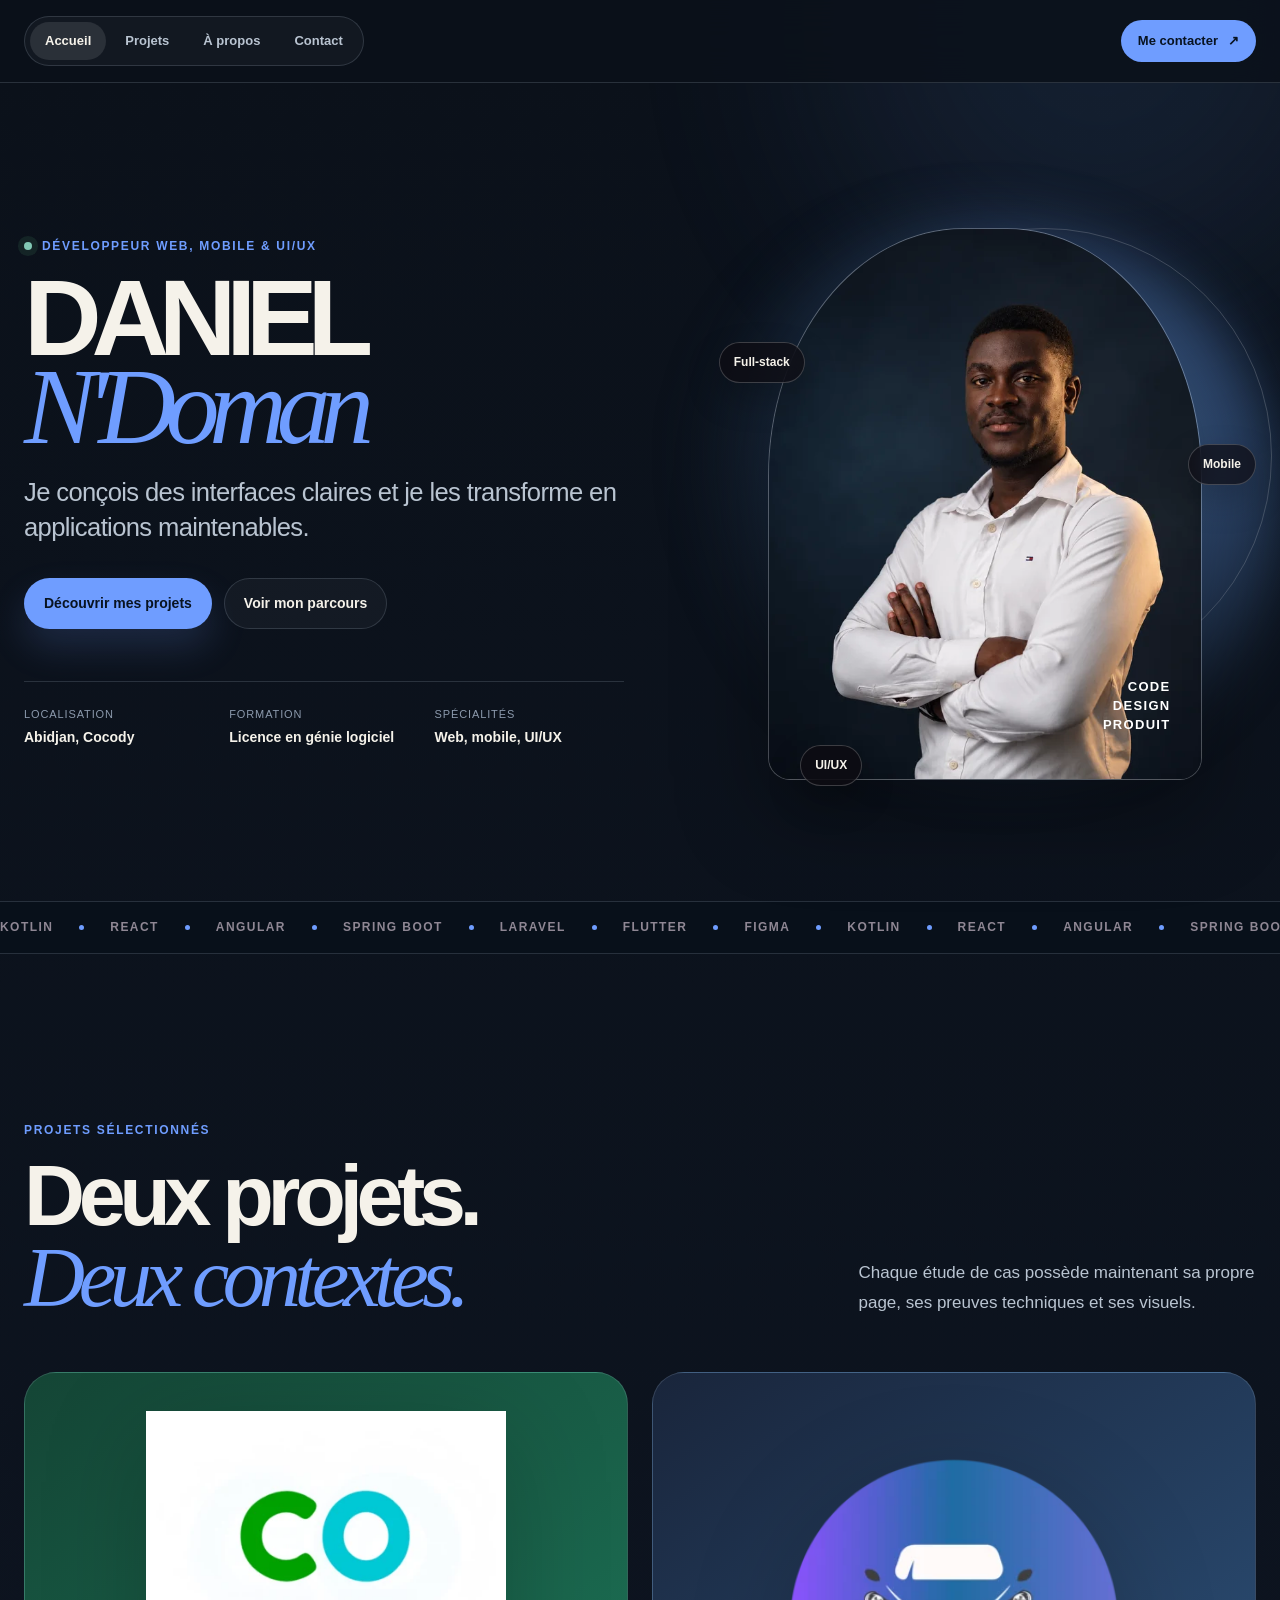
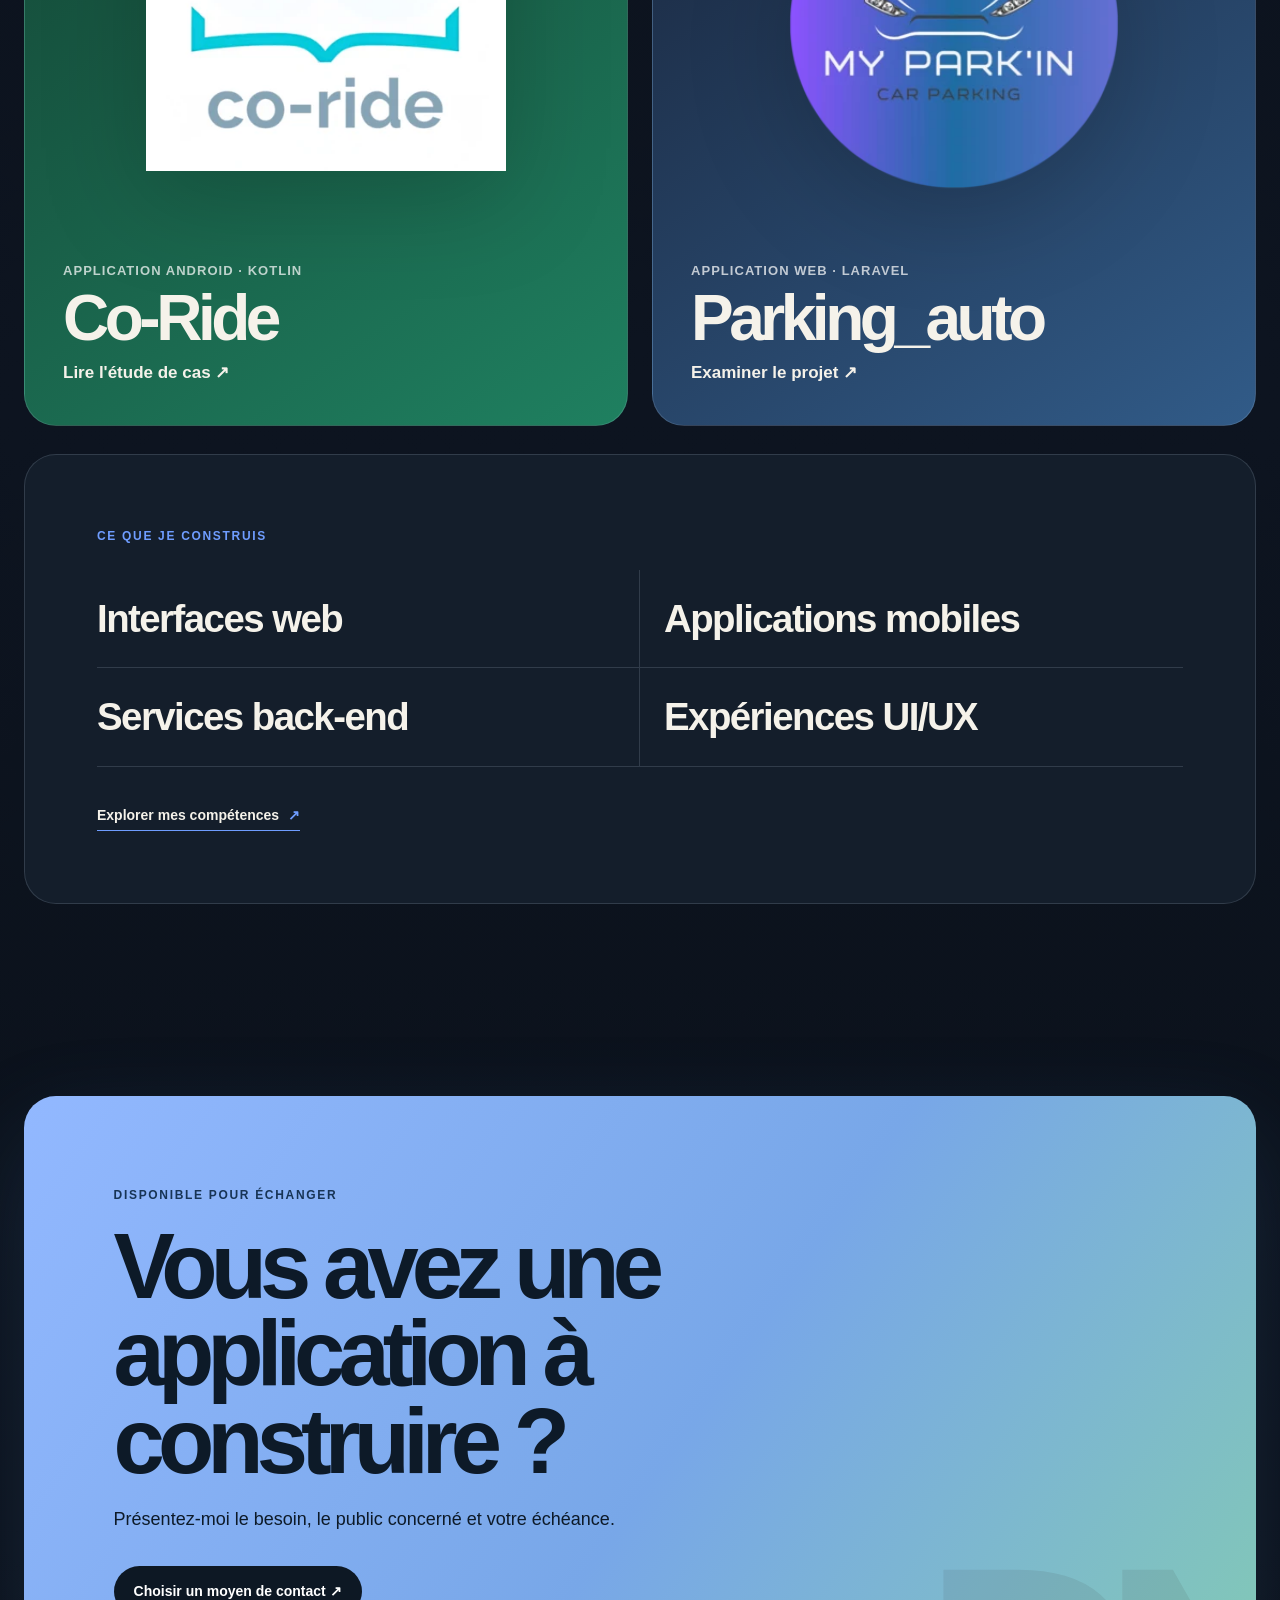
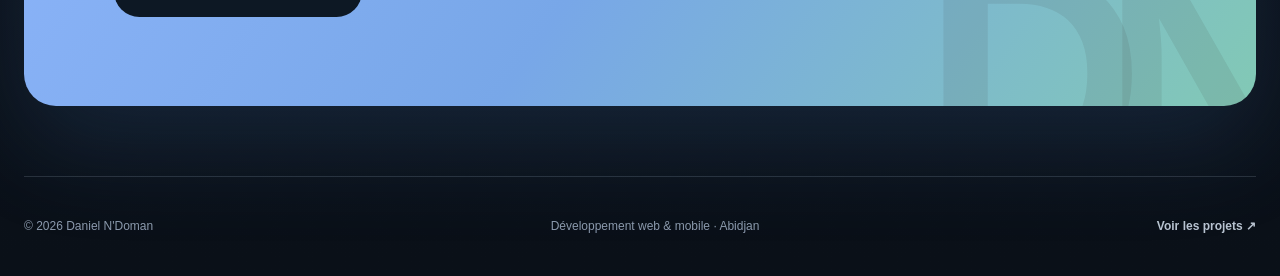
<file: index.html>
<!doctype html><html lang="fr"><head>
<meta charset="UTF-8"><meta name="viewport" content="width=device-width,initial-scale=1">
<meta name="description" content="Portfolio de Daniel N'Doman, développeur web et mobile à Abidjan."><meta name="theme-color" content="#0b111a">
<link rel="canonical" href="https://daniel-ndoman-portfolio.admirablenote1.chatgpt.site/"><title>Daniel N'Doman — Développeur web & mobile</title><link rel="stylesheet" href="style.css">
</head><body><a class="skip-link" href="#contenu">Aller au contenu</a><div class="ambient ambient-a" aria-hidden="true"></div>
<header class="site-header"><div class="shell header-inner"><nav aria-label="Navigation principale"><a aria-current="page" href="index.html">Accueil</a><a href="projets.html">Projets</a><a href="apropos.html">À propos</a><a href="contact.html">Contact</a></nav><a class="header-cta" href="contact.html">Me contacter <span aria-hidden="true">↗</span></a></div></header>
<main id="contenu">
<section class="hero shell" aria-labelledby="hero-title"><div class="hero-copy" data-reveal><p class="kicker"><span aria-hidden="true"></span> Développeur web, mobile & UI/UX</p><h1 id="hero-title">Daniel<br><em>N'Doman</em></h1><p class="hero-lead">Je conçois des interfaces claires et je les transforme en applications maintenables.</p><div class="hero-actions"><a class="button button-primary" href="projets.html">Découvrir mes projets</a><a class="button button-secondary" href="apropos.html">Voir mon parcours</a></div><dl class="hero-facts"><div><dt>Localisation</dt><dd>Abidjan, Cocody</dd></div><div><dt>Formation</dt><dd>Licence en génie logiciel</dd></div><div><dt>Spécialités</dt><dd>Web, mobile, UI/UX</dd></div></dl></div>
<div class="hero-portrait" data-tilt data-reveal><div class="portrait-glow" aria-hidden="true"></div><div class="portrait-frame"><picture><source srcset="assets/daniel-ndoman-640.webp 640w, assets/daniel-ndoman-900.webp 900w" sizes="(max-width:520px) calc(100vw - 28px),(max-width:760px) 520px,46vw"><img src="assets/daniel-ndoman-900.webp" width="900" height="1125" alt="Portrait professionnel de Daniel N'Doman, chemise blanche et bras croisés" loading="eager" fetchpriority="high" decoding="async"></picture><span class="portrait-caption">Code<br>Design<br>Produit</span></div><div class="orbit orbit-one" aria-hidden="true"></div><span class="floating-tag tag-code">Full-stack</span><span class="floating-tag tag-mobile">Mobile</span><span class="floating-tag tag-design">UI/UX</span></div></section>
<div class="tech-rail" aria-label="Technologies"><div class="tech-track"><span>Kotlin</span><i></i><span>React</span><i></i><span>Angular</span><i></i><span>Spring Boot</span><i></i><span>Laravel</span><i></i><span>Flutter</span><i></i><span>Figma</span><i></i><span aria-hidden="true">Kotlin</span><i></i><span aria-hidden="true">React</span><i></i><span aria-hidden="true">Angular</span><i></i><span aria-hidden="true">Spring Boot</span><i></i><span aria-hidden="true">Laravel</span><i></i><span aria-hidden="true">Flutter</span><i></i><span aria-hidden="true">Figma</span><i></i></div></div>
<section class="home-work shell"><header class="section-heading" data-reveal><div><p class="section-index">Projets sélectionnés</p><h2>Deux projets.<br><em>Deux contextes.</em></h2></div><p>Chaque étude de cas possède maintenant sa propre page, ses preuves techniques et ses visuels.</p></header><div class="project-teasers">
<a class="project-teaser coride-teaser" href="coride.html" data-reveal><img src="assets/coride-logo.webp" alt="Logo Co-Ride" width="420" height="420"><div><p>Application Android · Kotlin</p><h3>Co‑Ride</h3><span>Lire l'étude de cas ↗</span></div></a>
<a class="project-teaser parking-teaser" href="parking-auto.html" data-reveal><img src="assets/parking-logo.webp" alt="Logo My Park'in" width="420" height="420"><div><p>Application web · Laravel</p><h3>Parking_auto</h3><span>Examiner le projet ↗</span></div></a>
</div></section>
<section class="home-expertise shell" data-reveal><p class="section-index">Ce que je construis</p><div class="home-expertise-grid"><h2>Interfaces web</h2><h2>Applications mobiles</h2><h2>Services back-end</h2><h2>Expériences UI/UX</h2></div><a class="inline-link" href="apropos.html">Explorer mes compétences <span aria-hidden="true">↗</span></a></section>
<section class="contact shell"><div class="contact-panel" data-reveal><p class="section-index">Disponible pour échanger</p><h2>Vous avez une application à construire&nbsp;?</h2><p>Présentez-moi le besoin, le public concerné et votre échéance.</p><a class="button button-dark" href="contact.html">Choisir un moyen de contact ↗</a></div></section>
</main><footer class="shell"><p>© 2026 Daniel N'Doman</p><p>Développement web & mobile · Abidjan</p><a href="projets.html">Voir les projets ↗</a></footer><script src="script.js"></script></body></html>
</file>
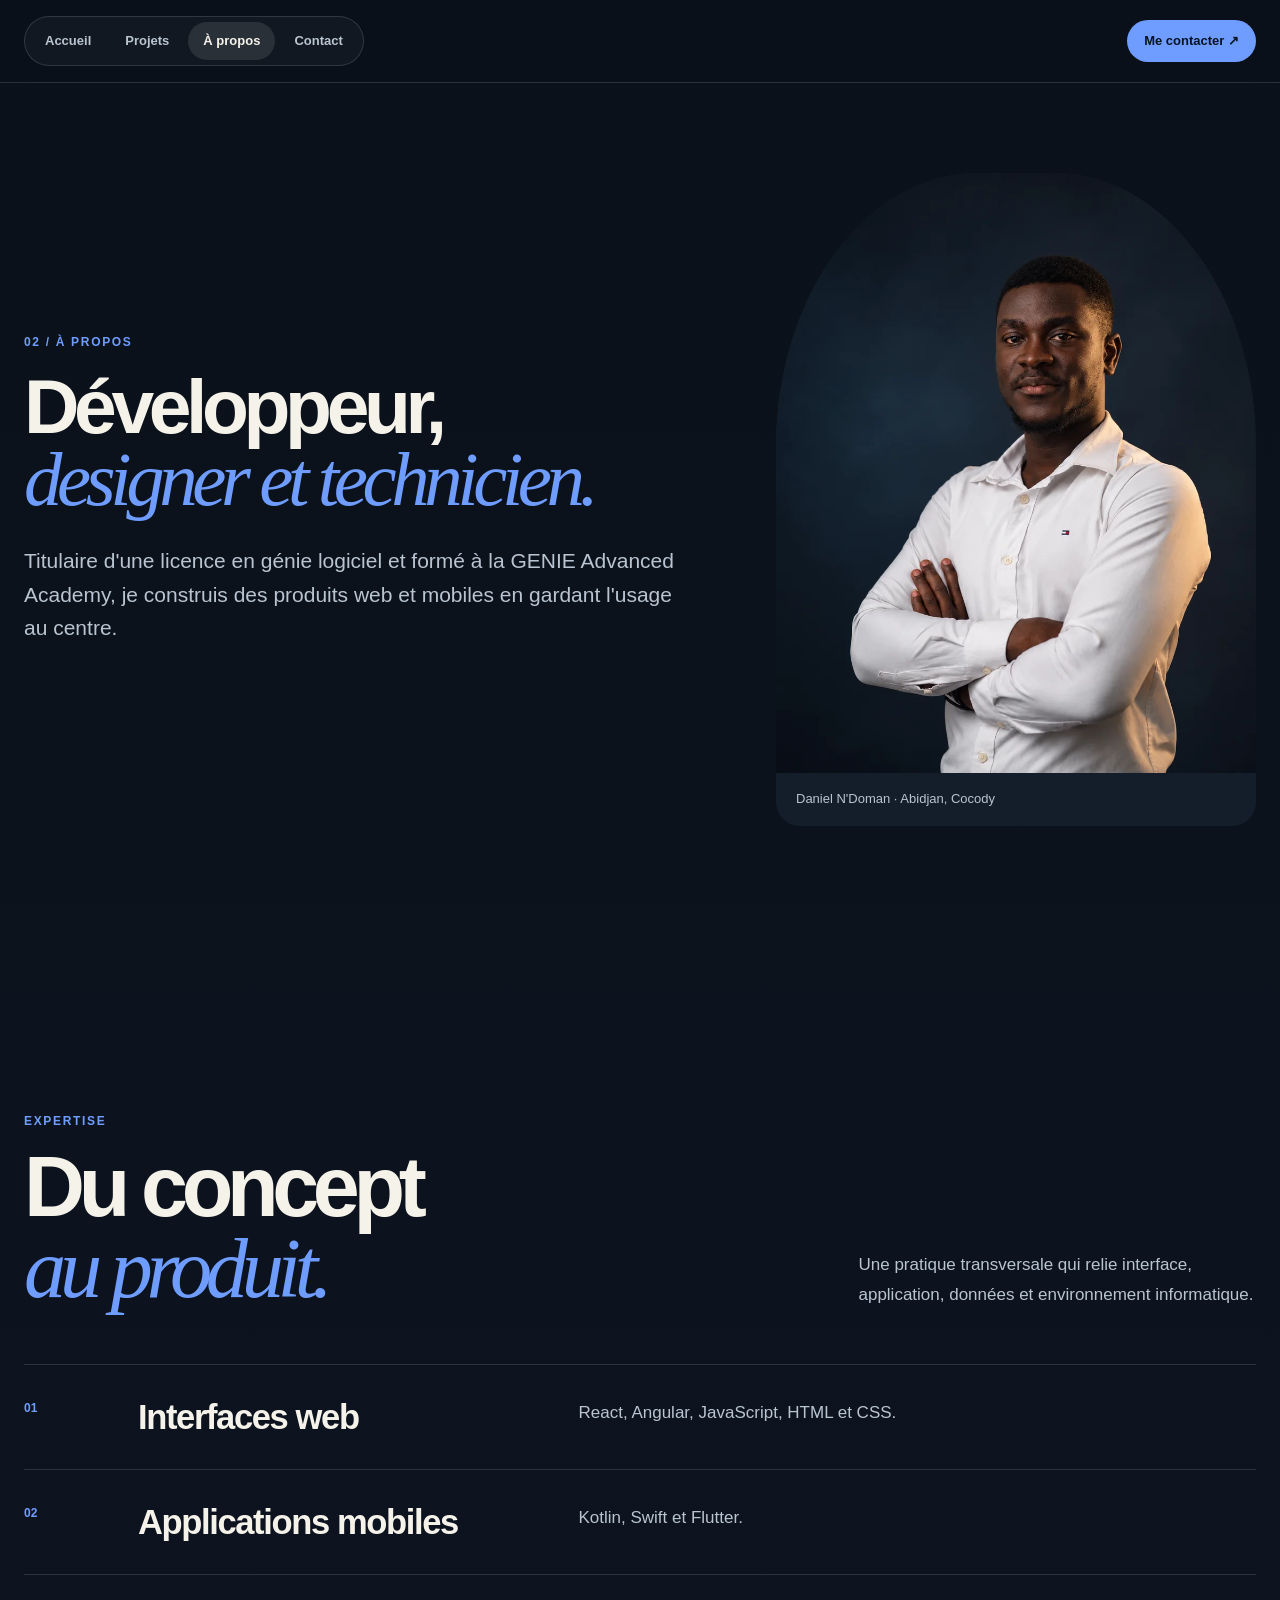
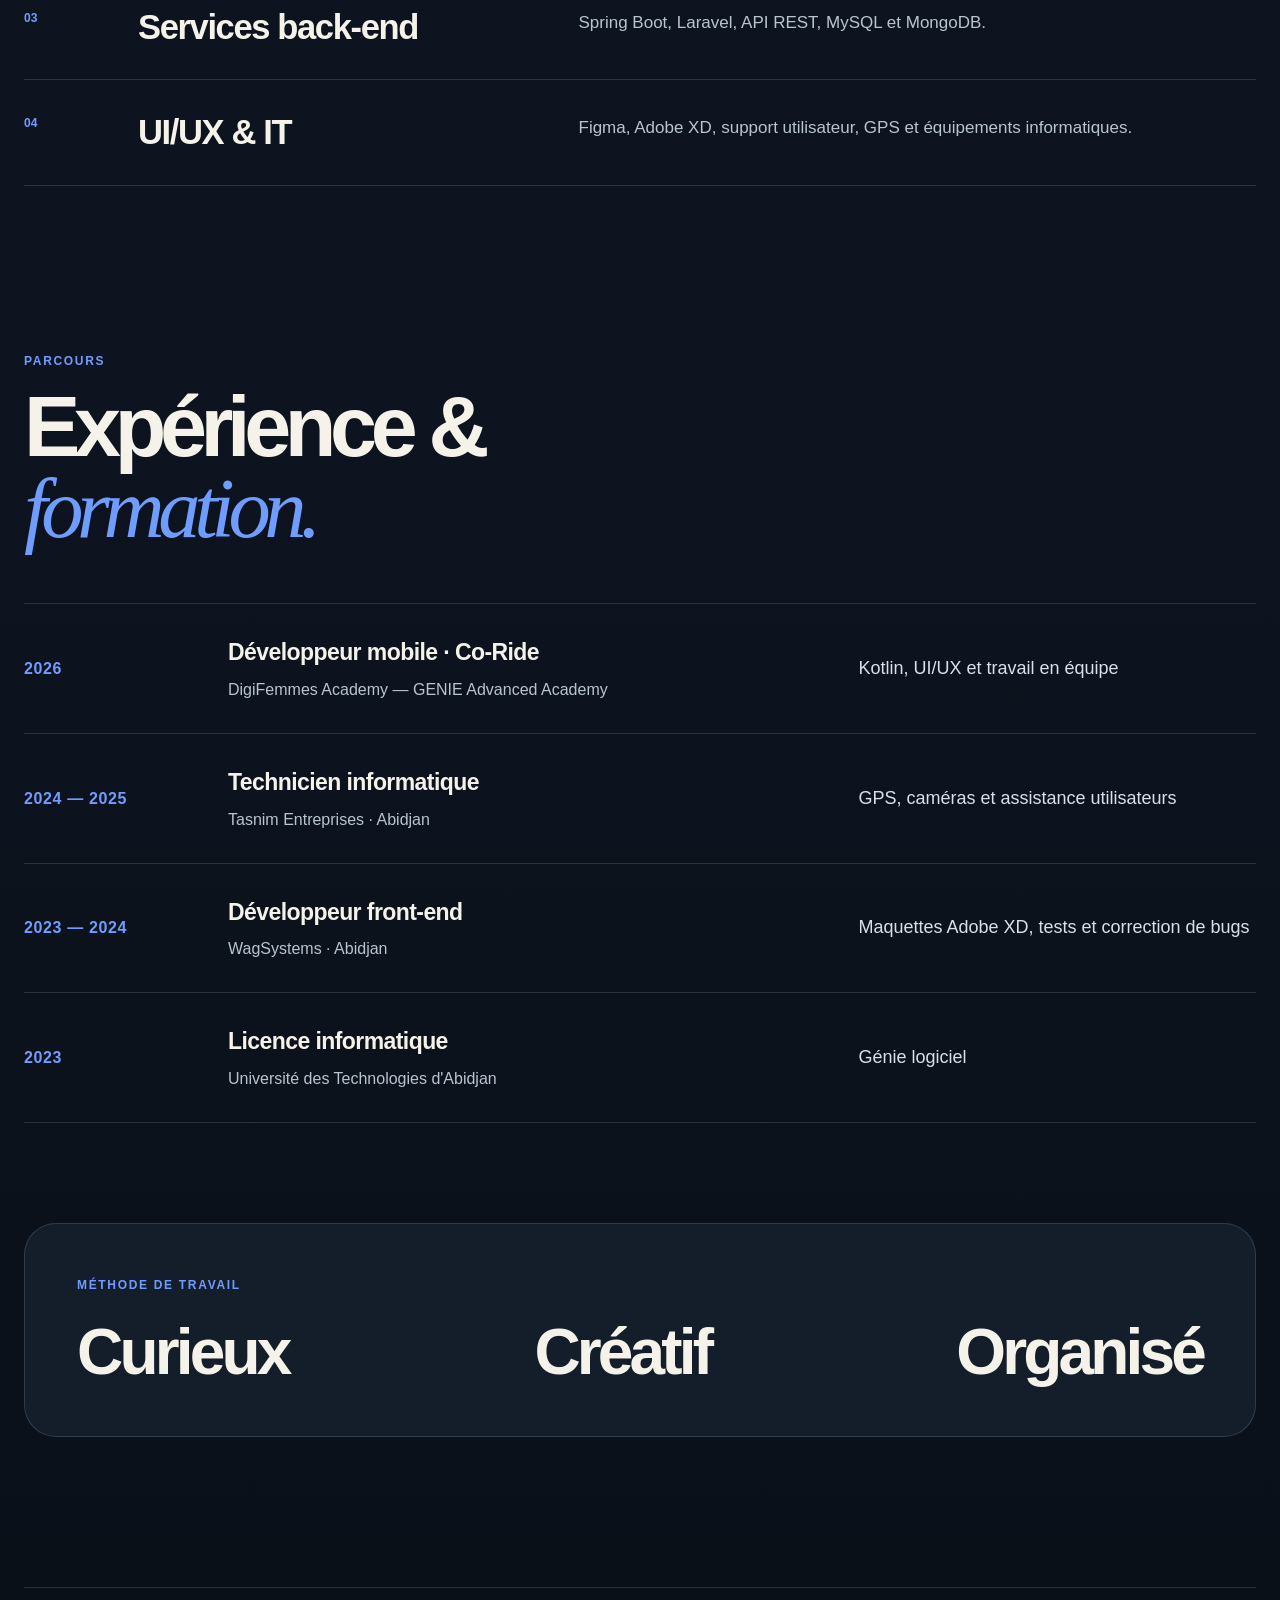
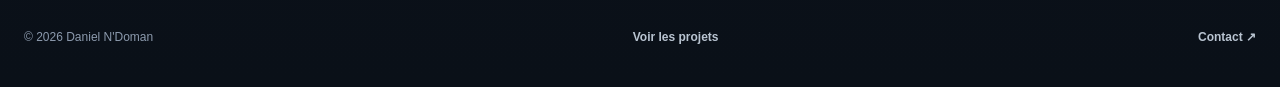
<file: apropos.html>
<!doctype html><html lang="fr"><head><meta charset="UTF-8"><meta name="viewport" content="width=device-width,initial-scale=1"><meta name="description" content="Parcours, compétences et formation de Daniel N'Doman."><meta name="theme-color" content="#0b111a"><title>À propos — Daniel N'Doman</title><link rel="stylesheet" href="style.css"></head><body><a class="skip-link" href="#contenu">Aller au contenu</a>
<header class="site-header"><div class="shell header-inner"><nav aria-label="Navigation principale"><a href="index.html">Accueil</a><a href="projets.html">Projets</a><a aria-current="page" href="apropos.html">À propos</a><a href="contact.html">Contact</a></nav><a class="header-cta" href="contact.html">Me contacter ↗</a></div></header>
<main id="contenu"><section class="about-hero shell"><div data-reveal><p class="section-index">02 / À propos</p><h1>Développeur,<br><em>designer et technicien.</em></h1><p>Titulaire d'une licence en génie logiciel et formé à la GENIE Advanced Academy, je construis des produits web et mobiles en gardant l'usage au centre.</p></div><figure data-reveal><img src="assets/daniel-ndoman-900.webp" width="900" height="1125" alt="Portrait professionnel de Daniel N'Doman" loading="eager" fetchpriority="high"><figcaption>Daniel N'Doman · Abidjan, Cocody</figcaption></figure></section>
<section class="expertise shell"><header class="section-heading" data-reveal><div><p class="section-index">Expertise</p><h2>Du concept<br><em>au produit.</em></h2></div><p>Une pratique transversale qui relie interface, application, données et environnement informatique.</p></header><div class="expertise-list"><article data-reveal><span>01</span><h3>Interfaces web</h3><p>React, Angular, JavaScript, HTML et CSS.</p></article><article data-reveal><span>02</span><h3>Applications mobiles</h3><p>Kotlin, Swift et Flutter.</p></article><article data-reveal><span>03</span><h3>Services back-end</h3><p>Spring Boot, Laravel, API REST, MySQL et MongoDB.</p></article><article data-reveal><span>04</span><h3>UI/UX & IT</h3><p>Figma, Adobe XD, support utilisateur, GPS et équipements informatiques.</p></article></div></section>
<section class="journey shell"><header class="section-heading" data-reveal><div><p class="section-index">Parcours</p><h2>Expérience &<br><em>formation.</em></h2></div></header><div class="timeline"><article data-reveal><time>2026</time><div><h3>Développeur mobile · Co‑Ride</h3><p>DigiFemmes Academy — GENIE Advanced Academy</p></div><p>Kotlin, UI/UX et travail en équipe</p></article><article data-reveal><time>2024 — 2025</time><div><h3>Technicien informatique</h3><p>Tasnim Entreprises · Abidjan</p></div><p>GPS, caméras et assistance utilisateurs</p></article><article data-reveal><time>2023 — 2024</time><div><h3>Développeur front-end</h3><p>WagSystems · Abidjan</p></div><p>Maquettes Adobe XD, tests et correction de bugs</p></article><article data-reveal><time>2023</time><div><h3>Licence informatique</h3><p>Université des Technologies d'Abidjan</p></div><p>Génie logiciel</p></article></div></section>
<section class="about-values shell" data-reveal><p class="section-index">Méthode de travail</p><div><h2>Curieux</h2><h2>Créatif</h2><h2>Organisé</h2></div></section></main><footer class="shell"><p>© 2026 Daniel N'Doman</p><a href="projets.html">Voir les projets</a><a href="contact.html">Contact ↗</a></footer><script src="script.js"></script></body></html>
</file>
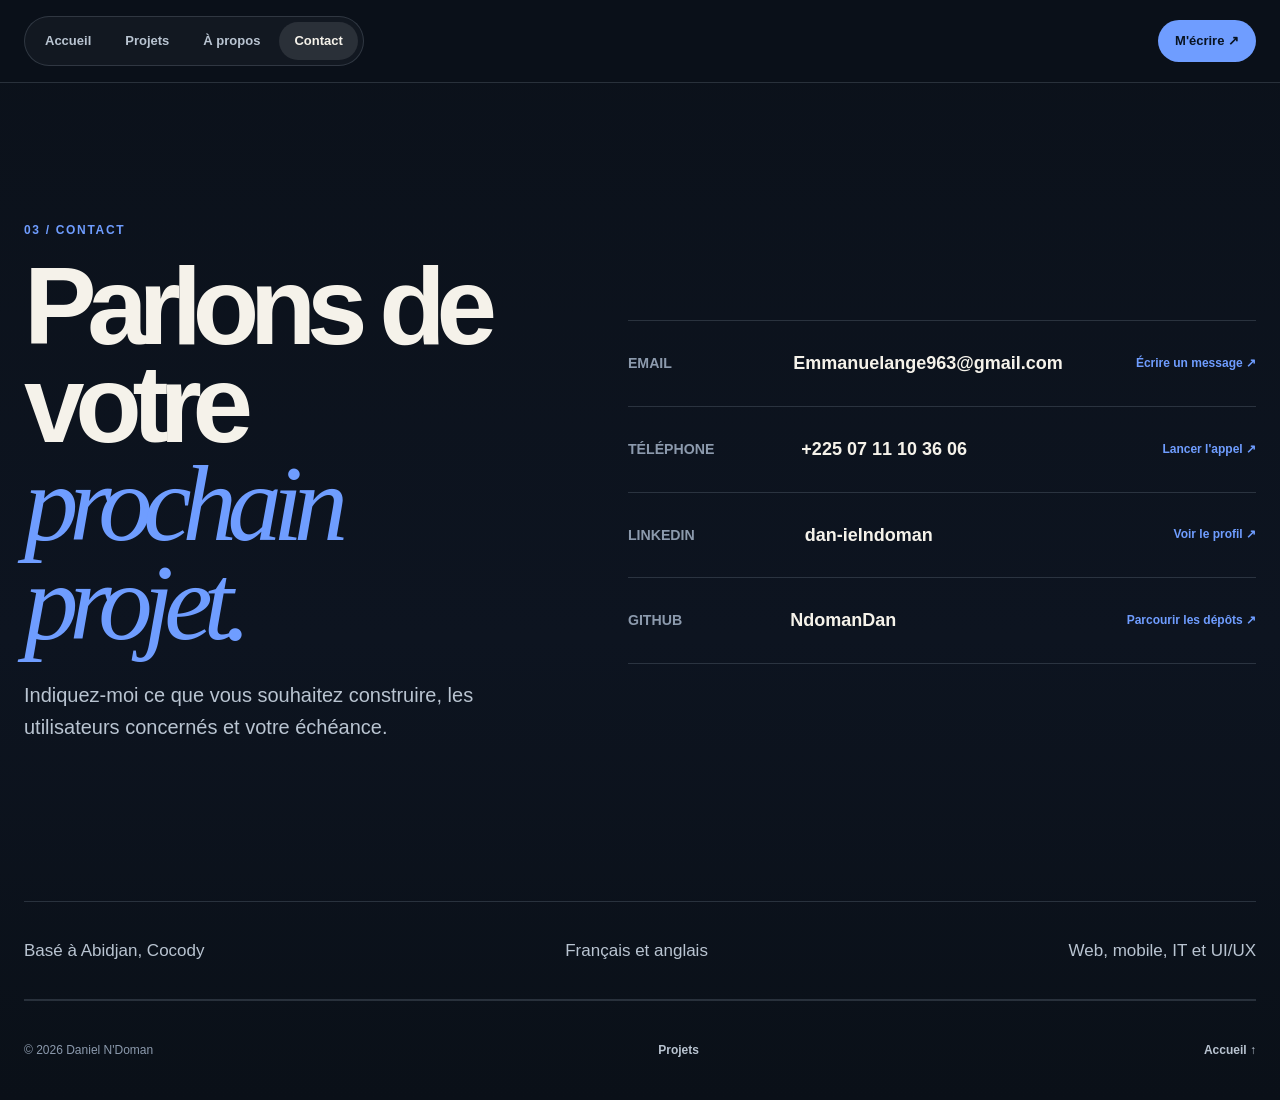
<file: contact.html>
<!doctype html><html lang="fr"><head><meta charset="UTF-8"><meta name="viewport" content="width=device-width,initial-scale=1"><meta name="description" content="Contacter Daniel N'Doman pour un projet web, mobile, IT ou UI/UX."><meta name="theme-color" content="#0b111a"><title>Contact — Daniel N'Doman</title><link rel="stylesheet" href="style.css"></head><body><a class="skip-link" href="#contenu">Aller au contenu</a>
<header class="site-header"><div class="shell header-inner"><nav aria-label="Navigation principale"><a href="index.html">Accueil</a><a href="projets.html">Projets</a><a href="apropos.html">À propos</a><a aria-current="page" href="contact.html">Contact</a></nav><a class="header-cta" href="mailto:Emmanuelange963@gmail.com">M'écrire ↗</a></div></header>
<main id="contenu"><section class="contact-page shell"><div data-reveal><p class="section-index">03 / Contact</p><h1>Parlons de votre<br><em>prochain projet.</em></h1><p>Indiquez-moi ce que vous souhaitez construire, les utilisateurs concernés et votre échéance.</p></div><div class="contact-options" data-reveal><a href="mailto:Emmanuelange963@gmail.com?subject=Projet%20web%20ou%20mobile"><small>Email</small><strong>Emmanuelange963@gmail.com</strong><span>Écrire un message ↗</span></a><a href="tel:+2250711103606"><small>Téléphone</small><strong>+225 07 11 10 36 06</strong><span>Lancer l'appel ↗</span></a><a href="https://www.linkedin.com/in/dan-ielndoman" target="_blank" rel="noreferrer"><small>LinkedIn</small><strong>dan-ielndoman</strong><span>Voir le profil ↗</span></a><a href="https://github.com/NdomanDan" target="_blank" rel="noreferrer"><small>GitHub</small><strong>NdomanDan</strong><span>Parcourir les dépôts ↗</span></a></div></section>
<section class="contact-note shell" data-reveal><p>Basé à Abidjan, Cocody</p><p>Français et anglais</p><p>Web, mobile, IT et UI/UX</p></section></main><footer class="shell"><p>© 2026 Daniel N'Doman</p><a href="projets.html">Projets</a><a href="index.html">Accueil ↑</a></footer><script src="script.js"></script></body></html>
</file>
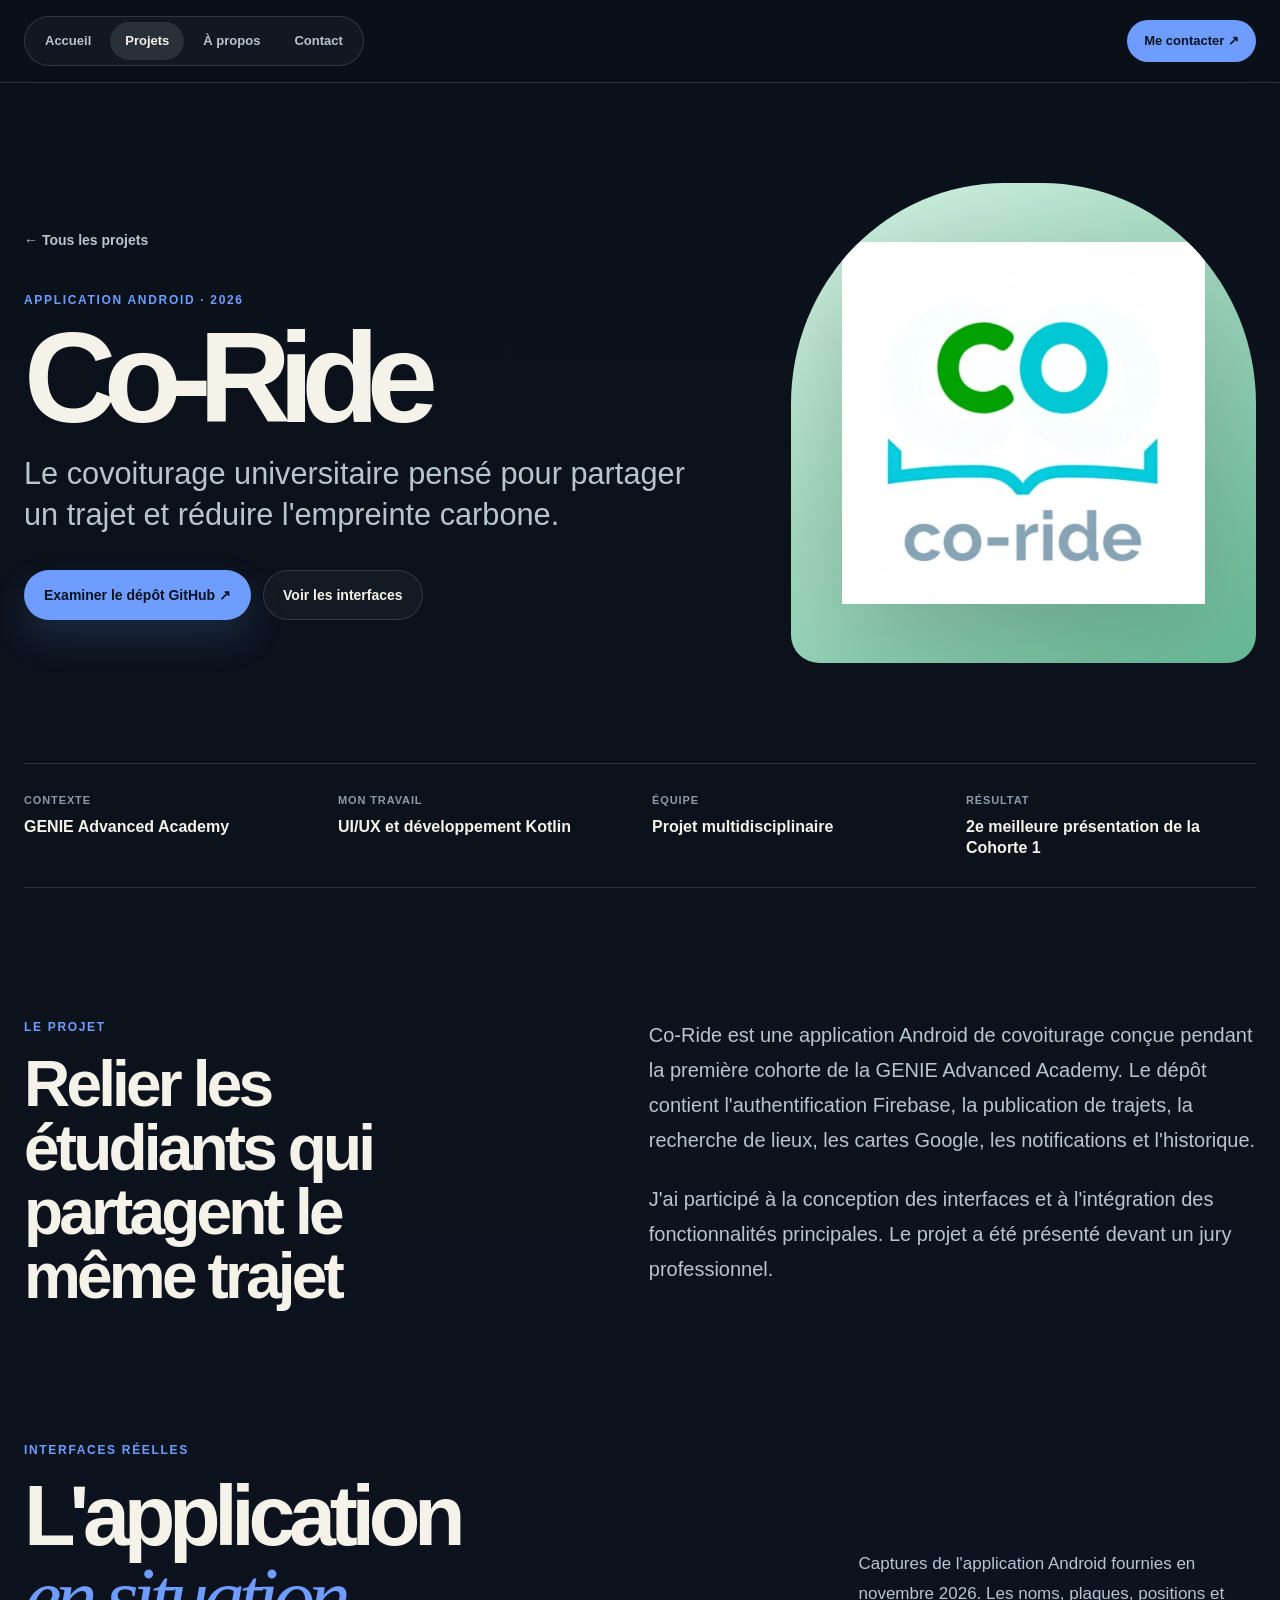
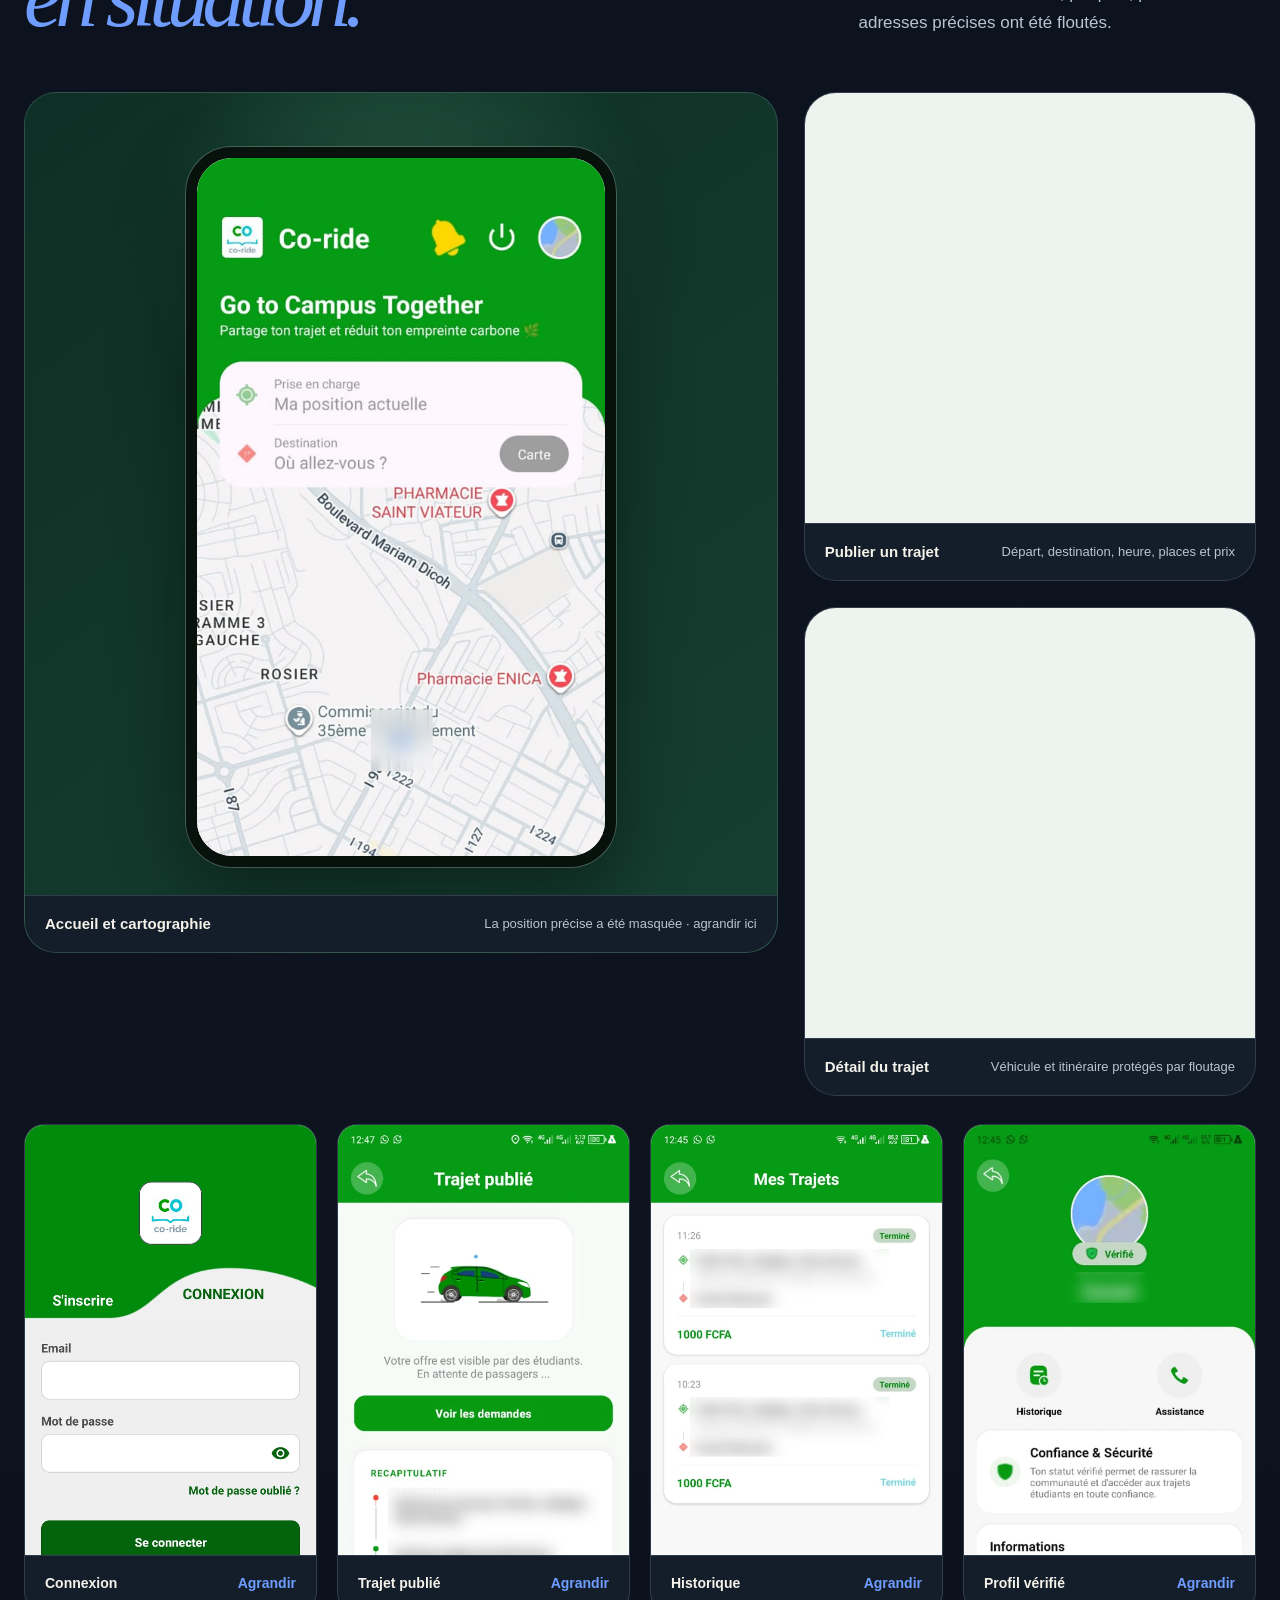
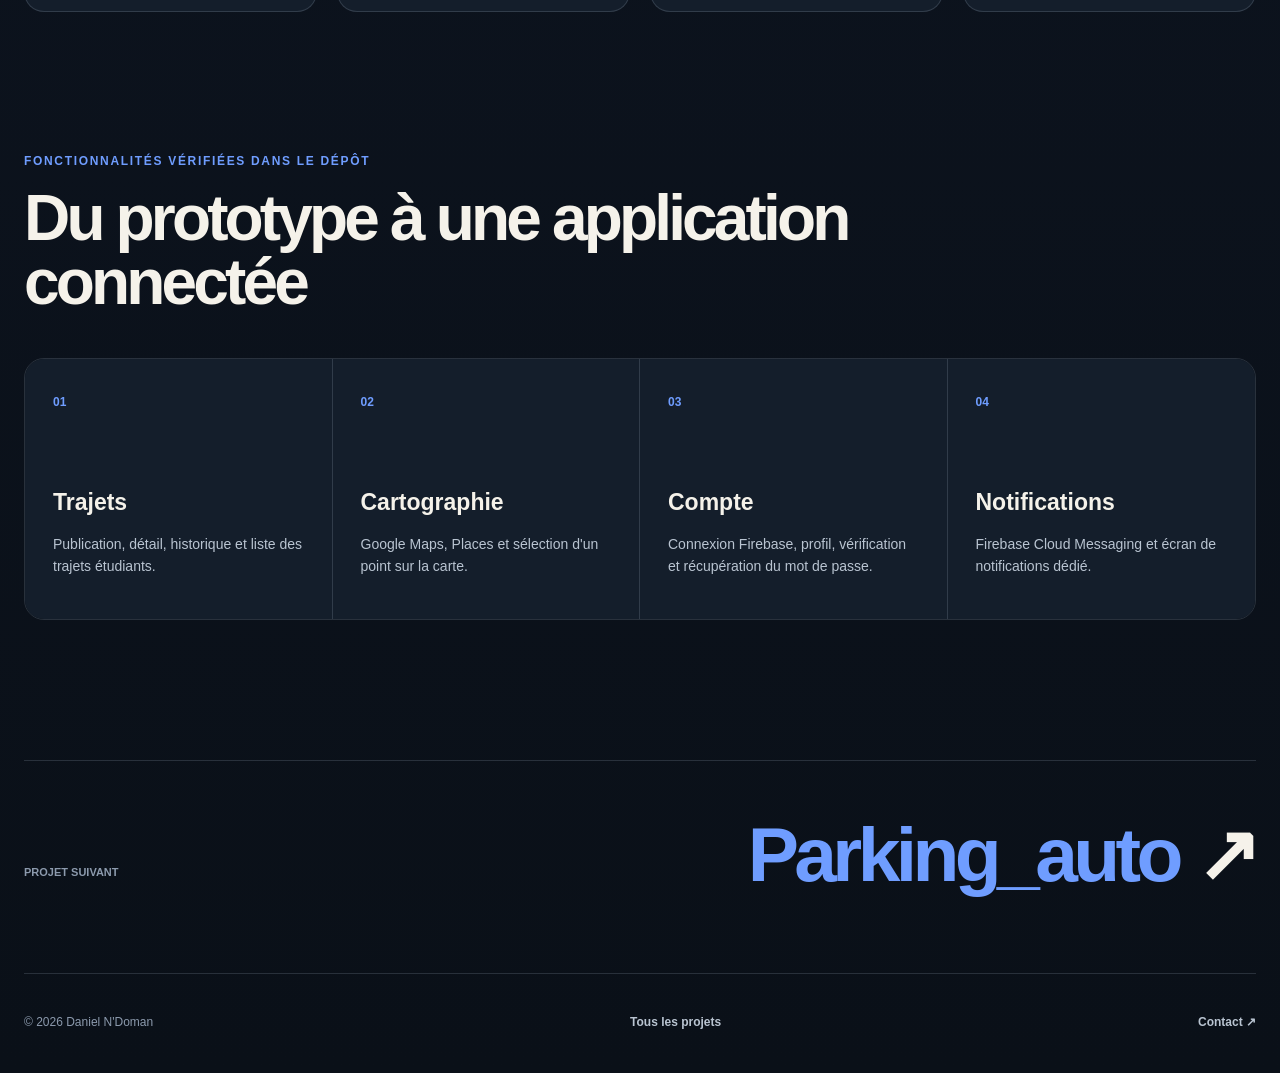
<file: coride.html>
<!doctype html><html lang="fr"><head><meta charset="UTF-8"><meta name="viewport" content="width=device-width,initial-scale=1"><meta name="description" content="Étude de cas Co-Ride, application Android de covoiturage développée en Kotlin par Daniel N'Doman et son équipe."><meta name="theme-color" content="#0b111a"><title>Co-Ride — Étude de cas de Daniel N'Doman</title><link rel="stylesheet" href="style.css"></head><body><a class="skip-link" href="#contenu">Aller au contenu</a>
<header class="site-header"><div class="shell header-inner"><nav aria-label="Navigation principale"><a href="index.html">Accueil</a><a aria-current="page" href="projets.html">Projets</a><a href="apropos.html">À propos</a><a href="contact.html">Contact</a></nav><a class="header-cta" href="contact.html">Me contacter ↗</a></div></header>
<main id="contenu"><section class="case-hero shell"><div data-reveal><a class="back-link" href="projets.html">← Tous les projets</a><p class="case-meta">Application Android · 2026</p><h1>Co‑Ride</h1><p class="case-hero-lead">Le covoiturage universitaire pensé pour partager un trajet et réduire l'empreinte carbone.</p><div class="hero-actions"><a class="button button-primary" href="https://github.com/NdomanDan/Co-Ride" target="_blank" rel="noreferrer">Examiner le dépôt GitHub ↗</a><a class="button button-secondary" href="#interfaces">Voir les interfaces</a></div></div><div class="case-logo coride-logo" data-reveal><img src="assets/coride-logo.webp" width="420" height="420" alt="Logo Co-Ride"></div></section>
<section class="case-facts shell" data-reveal><dl><div><dt>Contexte</dt><dd>GENIE Advanced Academy</dd></div><div><dt>Mon travail</dt><dd>UI/UX et développement Kotlin</dd></div><div><dt>Équipe</dt><dd>Projet multidisciplinaire</dd></div><div><dt>Résultat</dt><dd>2e meilleure présentation de la Cohorte 1</dd></div></dl></section>
<section class="case-narrative shell"><div data-reveal><p class="section-index">Le projet</p><h2>Relier les étudiants qui partagent le même trajet</h2></div><div class="narrative-copy" data-reveal><p>Co‑Ride est une application Android de covoiturage conçue pendant la première cohorte de la GENIE Advanced Academy. Le dépôt contient l'authentification Firebase, la publication de trajets, la recherche de lieux, les cartes Google, les notifications et l'historique.</p><p>J'ai participé à la conception des interfaces et à l'intégration des fonctionnalités principales. Le projet a été présenté devant un jury professionnel.</p></div></section>
<section class="screen-evidence shell" id="interfaces"><header class="section-heading" data-reveal><div><p class="section-index">Interfaces réelles</p><h2>L'application<br><em>en situation.</em></h2></div><p>Captures de l'application Android fournies en novembre 2026. Les noms, plaques, positions et adresses précises ont été floutés.</p></header>
<div class="evidence-layout coride-evidence" data-reveal><figure class="primary-screen real-capture"><a class="capture-phone" data-lightbox data-viewer-title="Accueil et cartographie" href="assets/coride-captures/accueil-carte.webp" aria-label="Agrandir la capture de l'accueil Co-Ride sur cette page"><img src="assets/coride-captures/accueil-carte.webp" width="1080" height="2460" alt="Écran d'accueil réel de Co-Ride avec recherche de destination sur une carte" loading="lazy" decoding="async"></a><figcaption><strong>Accueil et cartographie</strong><span>La position précise a été masquée · agrandir ici</span></figcaption></figure>
<div class="support-screens"><figure><a class="capture-window" data-lightbox data-viewer-title="Publier un trajet" href="assets/coride-captures/publier-trajet.webp" aria-label="Agrandir la capture de publication d'un trajet sur cette page"><img src="assets/coride-captures/publier-trajet.webp" width="1080" height="2460" alt="Formulaire réel de publication d'un trajet Co-Ride" loading="lazy" decoding="async"></a><figcaption><strong>Publier un trajet</strong><span>Départ, destination, heure, places et prix</span></figcaption></figure><figure><a class="capture-window capture-detail" data-lightbox data-viewer-title="Détail du trajet" href="assets/coride-captures/detail-trajet.webp" aria-label="Agrandir la capture du détail d'un trajet sur cette page"><img src="assets/coride-captures/detail-trajet.webp" width="1080" height="3726" alt="Écran réel de détail d'un trajet avec carte, véhicule et itinéraire" loading="lazy" decoding="async"></a><figcaption><strong>Détail du trajet</strong><span>Véhicule et itinéraire protégés par floutage</span></figcaption></figure></div></div>
<div class="capture-gallery" aria-label="Autres écrans réels de Co-Ride">
<figure data-reveal><a data-lightbox data-viewer-title="Connexion" href="assets/coride-captures/connexion.webp" aria-label="Agrandir l'écran de connexion sur cette page"><img src="assets/coride-captures/connexion.webp" width="1080" height="2460" alt="Écran réel de connexion Co-Ride" loading="lazy" decoding="async"></a><figcaption>Connexion <span>Agrandir</span></figcaption></figure>
<figure data-reveal><a data-lightbox data-viewer-title="Trajet publié" href="assets/coride-captures/trajet-publie.webp" aria-label="Agrandir l'écran du trajet publié sur cette page"><img src="assets/coride-captures/trajet-publie.webp" width="1080" height="2589" alt="Écran réel de suivi d'un trajet publié" loading="lazy" decoding="async"></a><figcaption>Trajet publié <span>Agrandir</span></figcaption></figure>
<figure data-reveal><a data-lightbox data-viewer-title="Historique des trajets" href="assets/coride-captures/historique-trajets.webp" aria-label="Agrandir l'historique des trajets sur cette page"><img src="assets/coride-captures/historique-trajets.webp" width="1080" height="2460" alt="Historique réel des trajets dans Co-Ride, adresses floutées" loading="lazy" decoding="async"></a><figcaption>Historique <span>Agrandir</span></figcaption></figure>
<figure data-reveal><a data-lightbox data-viewer-title="Profil étudiant vérifié" href="assets/coride-captures/profil-etudiant.webp" aria-label="Agrandir le profil étudiant sur cette page"><img src="assets/coride-captures/profil-etudiant.webp" width="1080" height="3038" alt="Profil étudiant réel dans Co-Ride, informations personnelles floutées" loading="lazy" decoding="async"></a><figcaption>Profil vérifié <span>Agrandir</span></figcaption></figure>
</div></section>
<section class="feature-proof shell"><header data-reveal><p class="section-index">Fonctionnalités vérifiées dans le dépôt</p><h2>Du prototype à une application connectée</h2></header><div class="proof-grid"><article data-reveal><span>01</span><h3>Trajets</h3><p>Publication, détail, historique et liste des trajets étudiants.</p></article><article data-reveal><span>02</span><h3>Cartographie</h3><p>Google Maps, Places et sélection d'un point sur la carte.</p></article><article data-reveal><span>03</span><h3>Compte</h3><p>Connexion Firebase, profil, vérification et récupération du mot de passe.</p></article><article data-reveal><span>04</span><h3>Notifications</h3><p>Firebase Cloud Messaging et écran de notifications dédié.</p></article></div></section>
<section class="next-project shell" data-reveal><p>Projet suivant</p><a href="parking-auto.html"><span>Parking_auto</span> ↗</a></section>
</main><dialog class="image-viewer" id="image-viewer" aria-labelledby="viewer-title"><div class="viewer-shell"><header><div><p class="viewer-count" id="viewer-count"></p><h2 id="viewer-title">Capture Co-Ride</h2></div><div class="viewer-actions"><button type="button" data-viewer-zoom aria-pressed="false">Zoom 100 %</button><button type="button" data-viewer-close>Fermer</button></div></header><div class="viewer-stage"><button class="viewer-arrow" type="button" data-viewer-prev aria-label="Capture précédente">←</button><div class="viewer-media"><img id="viewer-image" src="assets/coride-captures/accueil-carte.webp" width="1080" height="2460" alt=""></div><button class="viewer-arrow" type="button" data-viewer-next aria-label="Capture suivante">→</button></div><p class="viewer-caption" id="viewer-caption" aria-live="polite"></p></div></dialog><footer class="shell"><p>© 2026 Daniel N'Doman</p><a href="projets.html">Tous les projets</a><a href="contact.html">Contact ↗</a></footer><script src="script.js"></script></body></html>
</file>
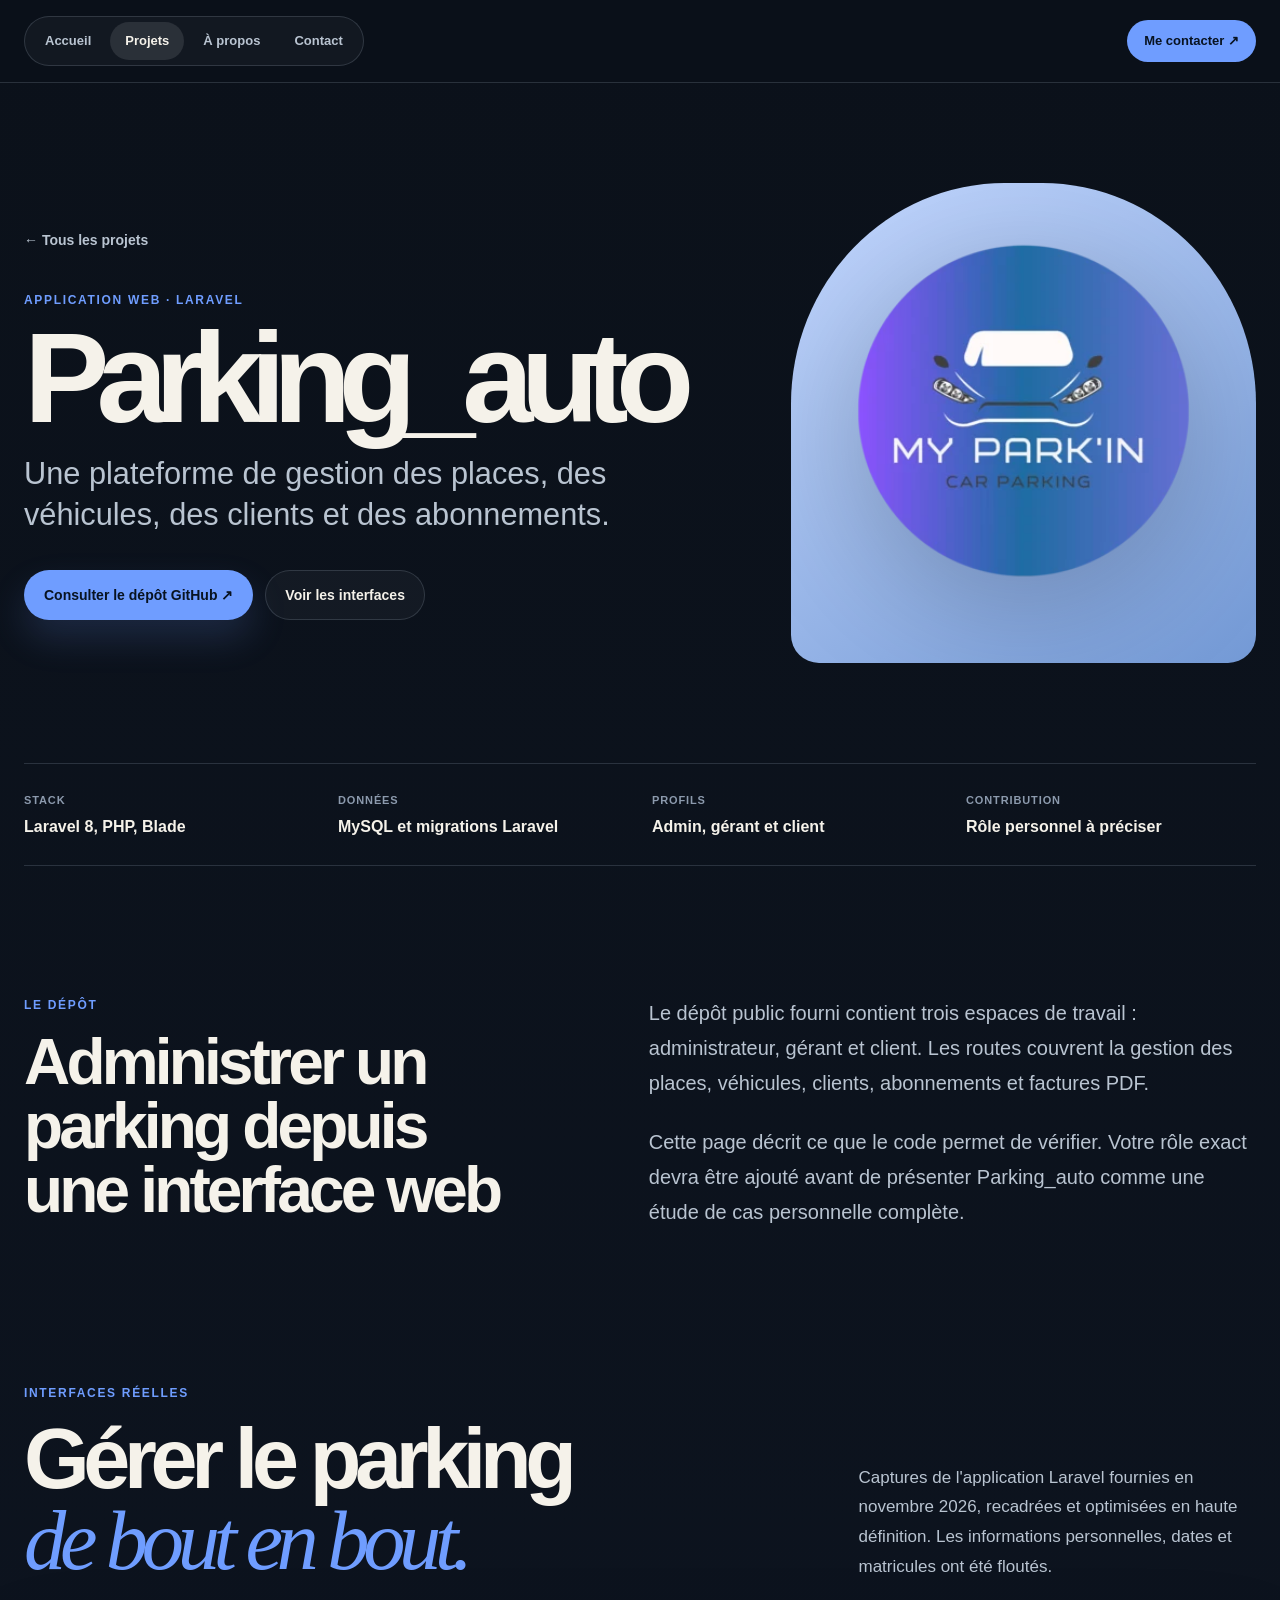
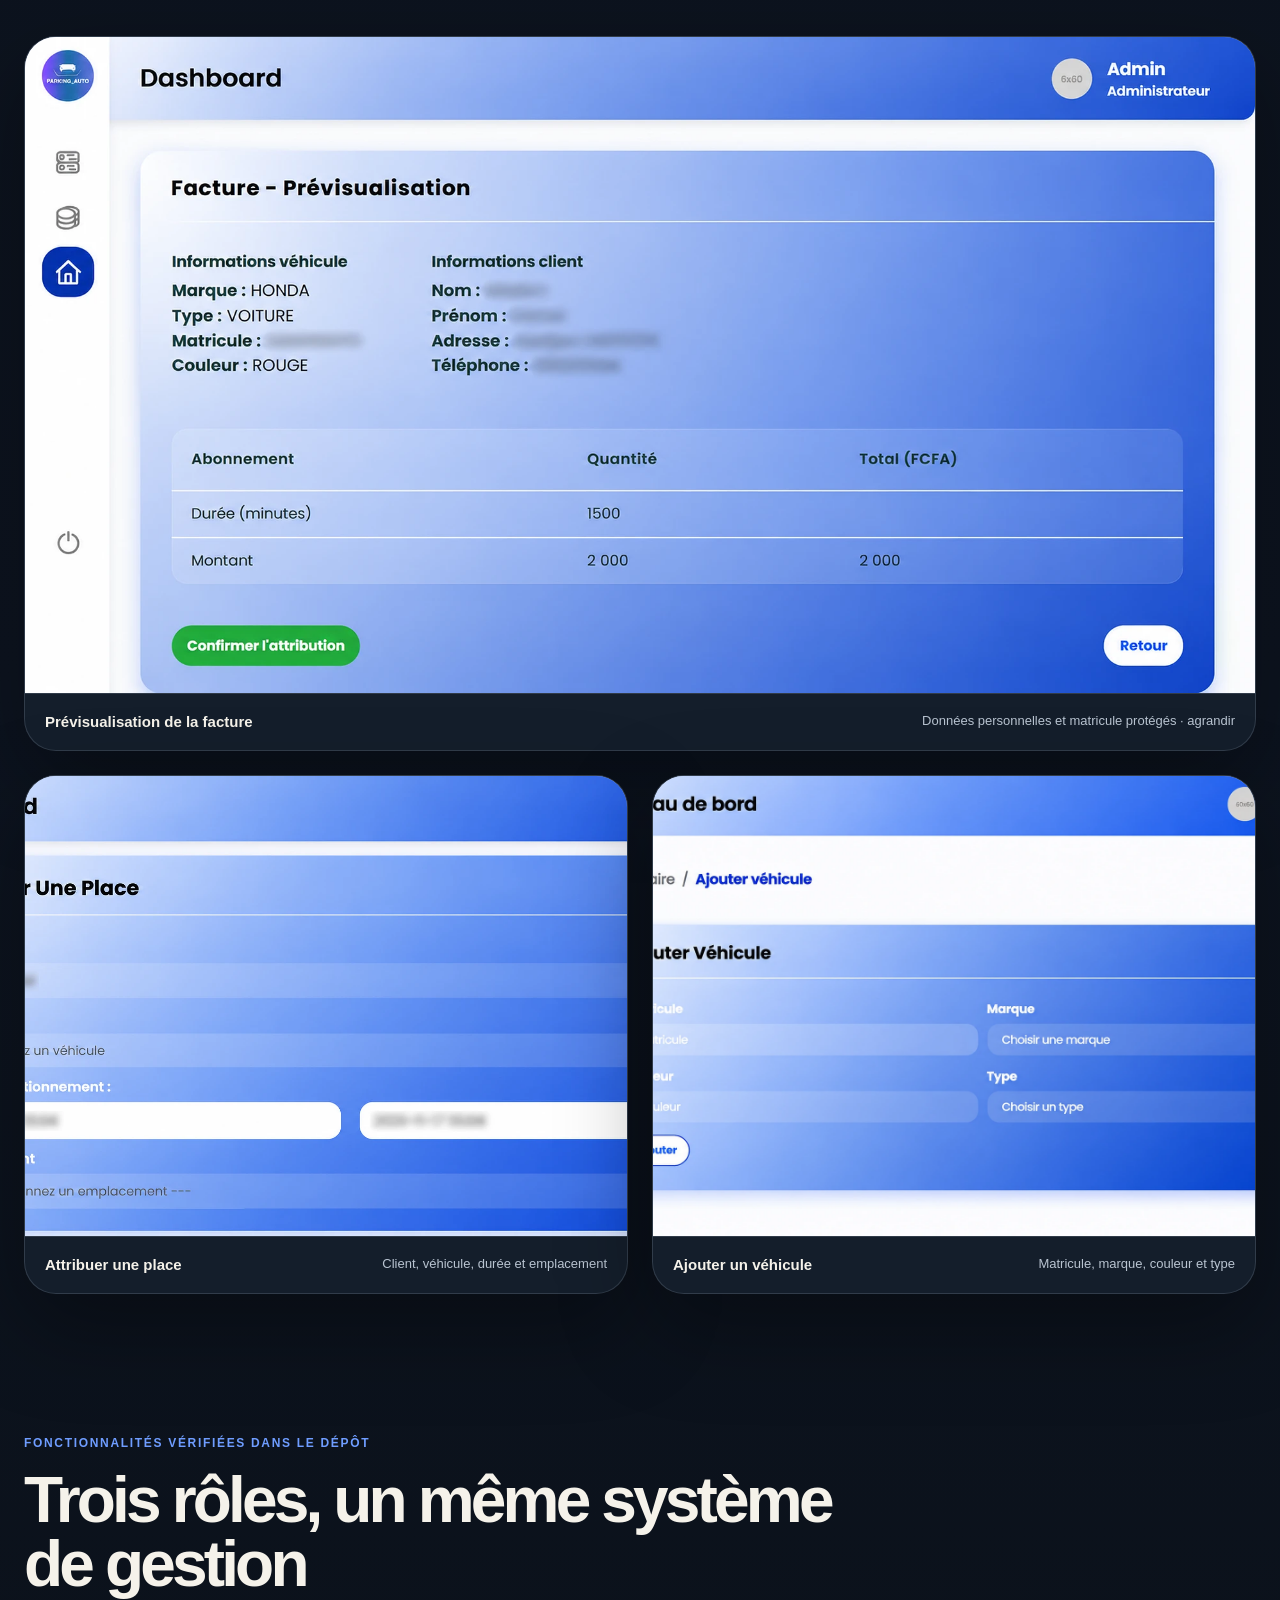
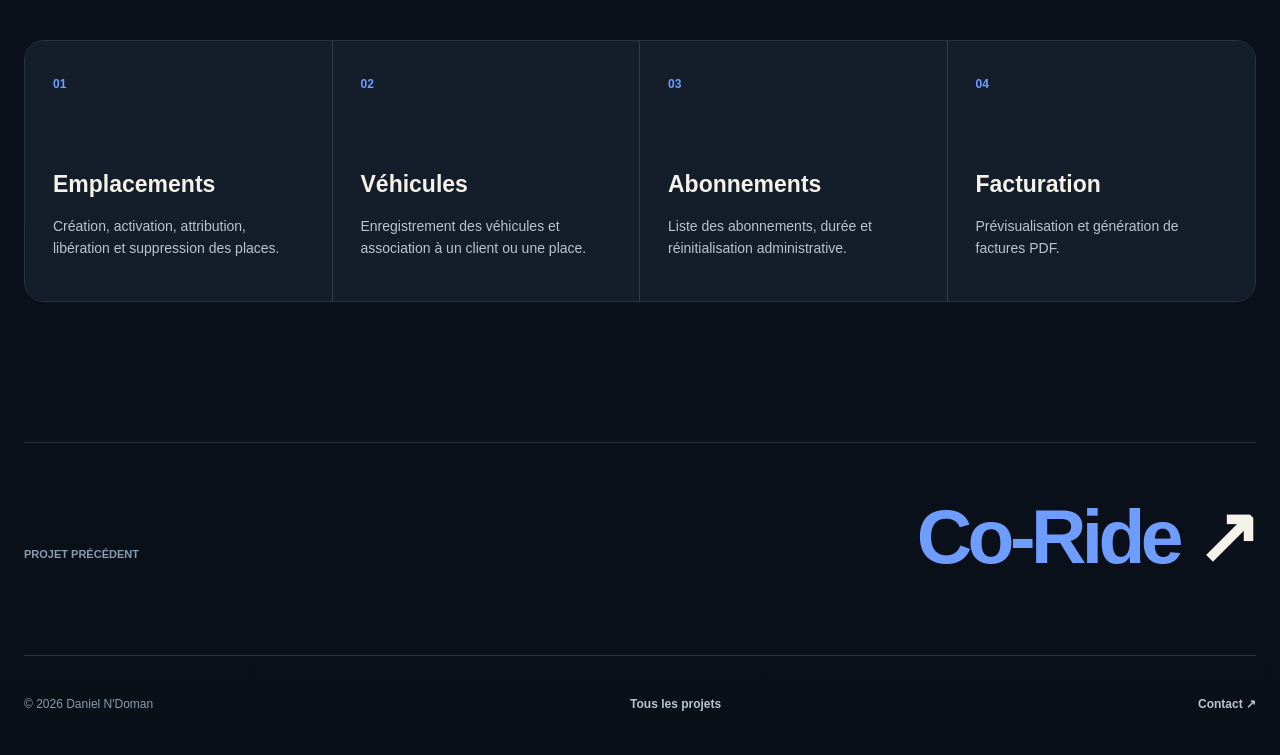
<file: parking-auto.html>
<!doctype html><html lang="fr"><head><meta charset="UTF-8"><meta name="viewport" content="width=device-width,initial-scale=1"><meta name="description" content="Présentation technique de Parking_auto, application web Laravel de gestion de parking."><meta name="theme-color" content="#0b111a"><title>Parking_auto — Portfolio Daniel N'Doman</title><link rel="stylesheet" href="style.css"></head><body><a class="skip-link" href="#contenu">Aller au contenu</a>
<header class="site-header"><div class="shell header-inner"><nav aria-label="Navigation principale"><a href="index.html">Accueil</a><a aria-current="page" href="projets.html">Projets</a><a href="apropos.html">À propos</a><a href="contact.html">Contact</a></nav><a class="header-cta" href="contact.html">Me contacter ↗</a></div></header>
<main id="contenu"><section class="case-hero shell"><div data-reveal><a class="back-link" href="projets.html">← Tous les projets</a><p class="case-meta">Application web · Laravel</p><h1>Parking_auto</h1><p class="case-hero-lead">Une plateforme de gestion des places, des véhicules, des clients et des abonnements.</p><div class="hero-actions"><a class="button button-primary" href="https://github.com/Akiti-Toure2805/Parking_auto" target="_blank" rel="noreferrer">Consulter le dépôt GitHub ↗</a><a class="button button-secondary" href="#interfaces">Voir les interfaces</a></div></div><div class="case-logo parking-logo" data-reveal><img src="assets/parking-logo.webp" width="420" height="420" alt="Logo My Park'in"></div></section>
<section class="case-facts shell" data-reveal><dl><div><dt>Stack</dt><dd>Laravel 8, PHP, Blade</dd></div><div><dt>Données</dt><dd>MySQL et migrations Laravel</dd></div><div><dt>Profils</dt><dd>Admin, gérant et client</dd></div><div><dt>Contribution</dt><dd>Rôle personnel à préciser</dd></div></dl></section>
<section class="case-narrative shell"><div data-reveal><p class="section-index">Le dépôt</p><h2>Administrer un parking depuis une interface web</h2></div><div class="narrative-copy" data-reveal><p>Le dépôt public fourni contient trois espaces de travail : administrateur, gérant et client. Les routes couvrent la gestion des places, véhicules, clients, abonnements et factures PDF.</p><p>Cette page décrit ce que le code permet de vérifier. Votre rôle exact devra être ajouté avant de présenter Parking_auto comme une étude de cas personnelle complète.</p></div></section>
<section class="screen-evidence shell" id="interfaces"><header class="section-heading" data-reveal><div><p class="section-index">Interfaces réelles</p><h2>Gérer le parking<br><em>de bout en bout.</em></h2></div><p>Captures de l'application Laravel fournies en novembre 2026, recadrées et optimisées en haute définition. Les informations personnelles, dates et matricules ont été floutés.</p></header>
<div class="parking-capture-grid" data-reveal>
<figure class="parking-shot parking-shot-primary"><a data-lightbox data-viewer-title="Prévisualisation de la facture" href="assets/parking-captures/facture.webp" aria-label="Agrandir la prévisualisation de facture sur cette page"><img src="assets/parking-captures/facture.webp" width="1920" height="1024" alt="Écran réel de prévisualisation d'une facture Parking_auto, données personnelles floutées" loading="lazy" decoding="async"></a><figcaption><strong>Prévisualisation de la facture</strong><span>Données personnelles et matricule protégés · agrandir</span></figcaption></figure>
<figure class="parking-shot"><a data-lightbox data-viewer-title="Attribuer une place" href="assets/parking-captures/attribution-place.webp" aria-label="Agrandir l'écran d'attribution d'une place sur cette page"><img src="assets/parking-captures/attribution-place.webp" width="1920" height="871" alt="Écran réel d'attribution d'une place de parking, client et dates floutés" loading="lazy" decoding="async"></a><figcaption><strong>Attribuer une place</strong><span>Client, véhicule, durée et emplacement</span></figcaption></figure>
<figure class="parking-shot"><a data-lightbox data-viewer-title="Ajouter un véhicule" href="assets/parking-captures/ajout-vehicule.webp" aria-label="Agrandir l'écran d'ajout d'un véhicule sur cette page"><img src="assets/parking-captures/ajout-vehicule.webp" width="1920" height="1024" alt="Écran réel du formulaire d'ajout d'un véhicule Parking_auto" loading="lazy" decoding="async"></a><figcaption><strong>Ajouter un véhicule</strong><span>Matricule, marque, couleur et type</span></figcaption></figure>
</div></section>
<section class="feature-proof shell"><header data-reveal><p class="section-index">Fonctionnalités vérifiées dans le dépôt</p><h2>Trois rôles, un même système de gestion</h2></header><div class="proof-grid"><article data-reveal><span>01</span><h3>Emplacements</h3><p>Création, activation, attribution, libération et suppression des places.</p></article><article data-reveal><span>02</span><h3>Véhicules</h3><p>Enregistrement des véhicules et association à un client ou une place.</p></article><article data-reveal><span>03</span><h3>Abonnements</h3><p>Liste des abonnements, durée et réinitialisation administrative.</p></article><article data-reveal><span>04</span><h3>Facturation</h3><p>Prévisualisation et génération de factures PDF.</p></article></div></section>
<section class="next-project shell" data-reveal><p>Projet précédent</p><a href="coride.html"><span>Co‑Ride</span> ↗</a></section>
</main><dialog class="image-viewer" id="image-viewer" aria-labelledby="viewer-title"><div class="viewer-shell"><header><div><p class="viewer-count" id="viewer-count"></p><h2 id="viewer-title">Capture Parking_auto</h2></div><div class="viewer-actions"><button type="button" data-viewer-zoom aria-pressed="false">Zoom 100 %</button><button type="button" data-viewer-close>Fermer</button></div></header><div class="viewer-stage"><button class="viewer-arrow" type="button" data-viewer-prev aria-label="Capture précédente">←</button><div class="viewer-media"><img id="viewer-image" src="assets/parking-captures/facture.webp" width="1920" height="1024" alt=""></div><button class="viewer-arrow" type="button" data-viewer-next aria-label="Capture suivante">→</button></div><p class="viewer-caption" id="viewer-caption" aria-live="polite"></p></div></dialog><footer class="shell"><p>© 2026 Daniel N'Doman</p><a href="projets.html">Tous les projets</a><a href="contact.html">Contact ↗</a></footer><script src="script.js"></script></body></html>
</file>
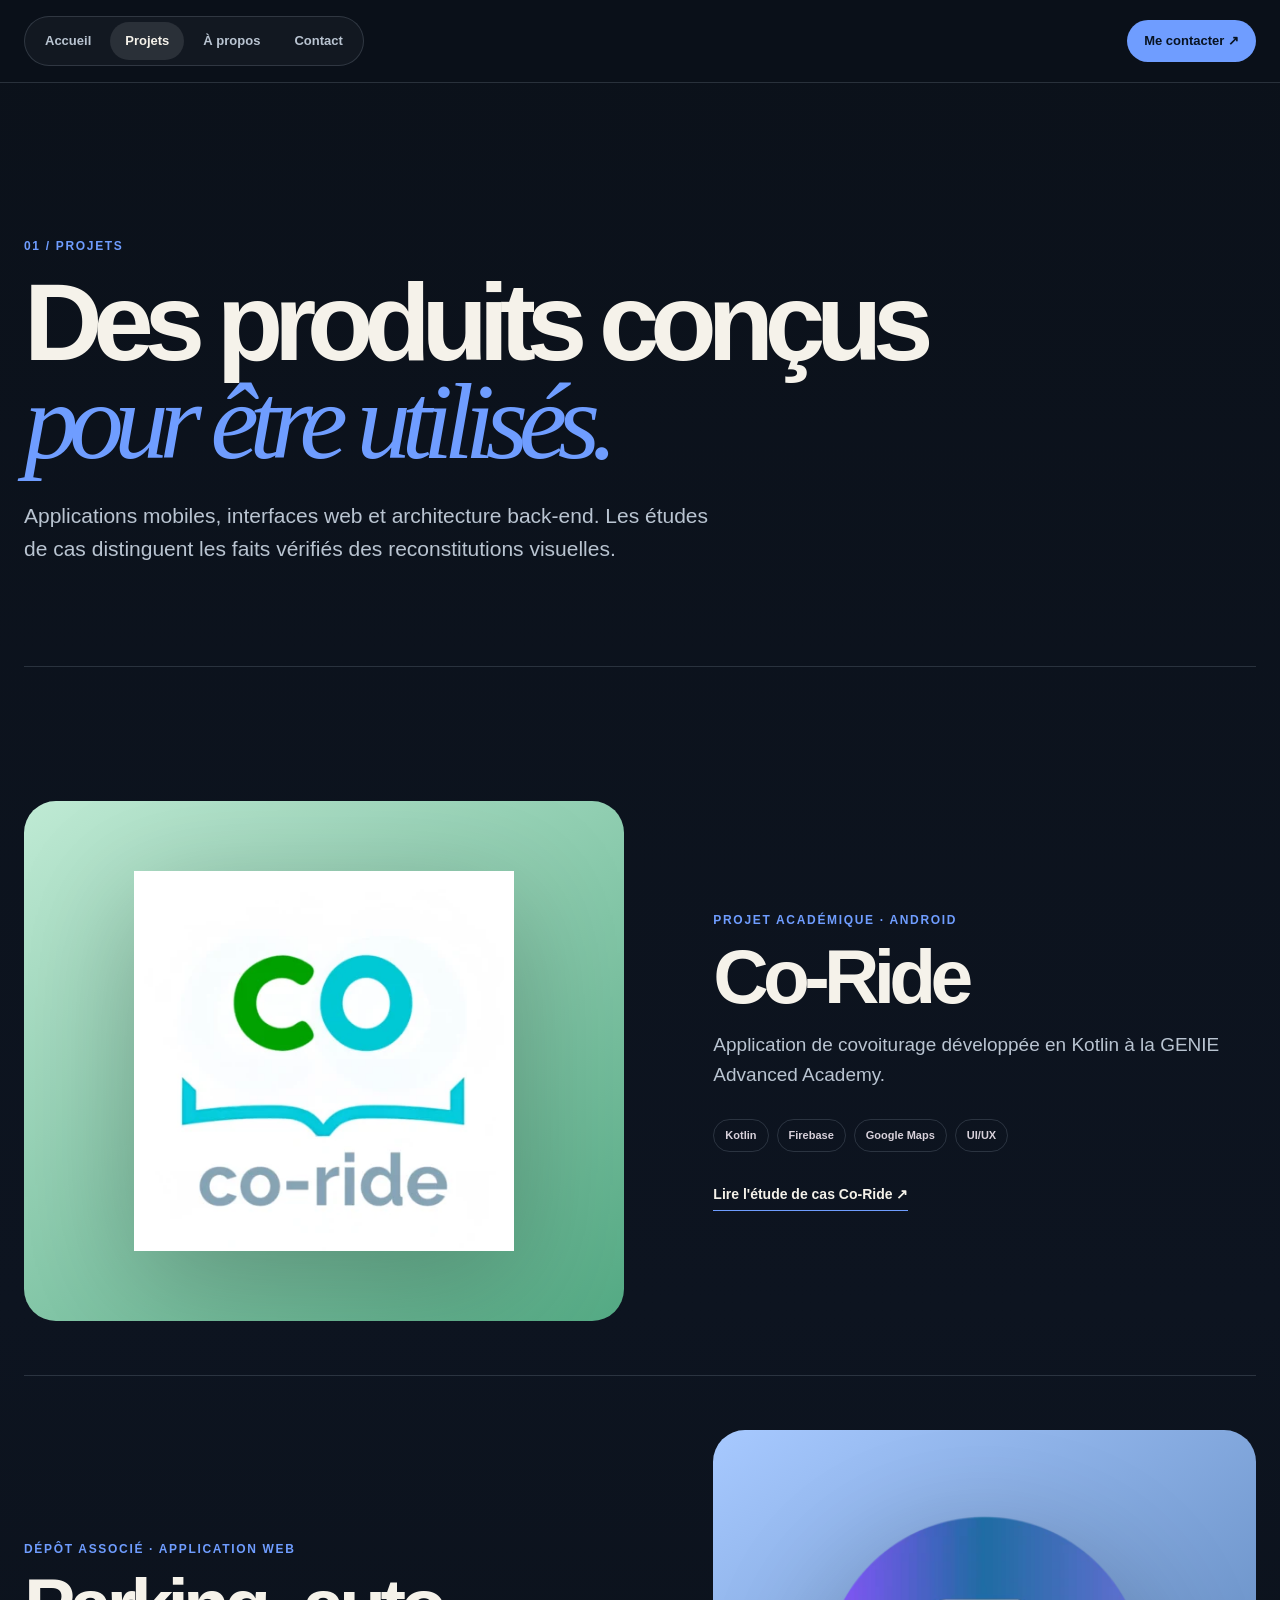
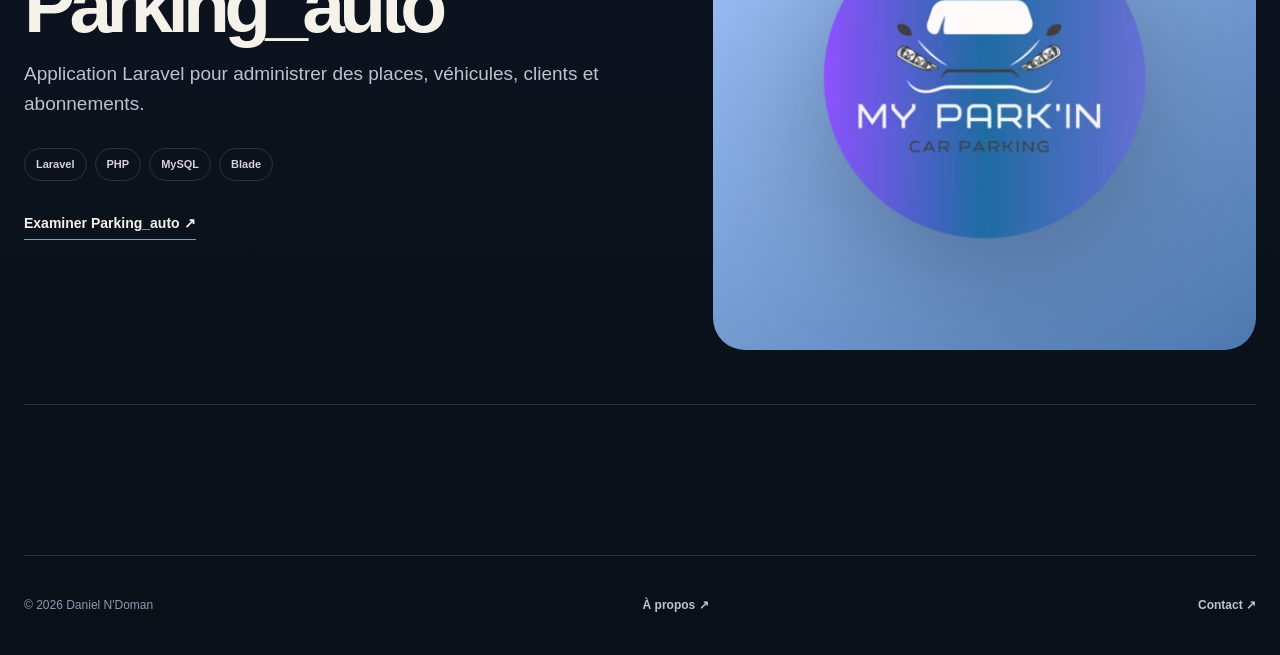
<file: projets.html>
<!doctype html><html lang="fr"><head><meta charset="UTF-8"><meta name="viewport" content="width=device-width,initial-scale=1"><meta name="description" content="Projets web et mobile de Daniel N'Doman."><meta name="theme-color" content="#0b111a"><title>Projets — Daniel N'Doman</title><link rel="stylesheet" href="style.css"></head><body><a class="skip-link" href="#contenu">Aller au contenu</a>
<header class="site-header"><div class="shell header-inner"><nav aria-label="Navigation principale"><a href="index.html">Accueil</a><a aria-current="page" href="projets.html">Projets</a><a href="apropos.html">À propos</a><a href="contact.html">Contact</a></nav><a class="header-cta" href="contact.html">Me contacter ↗</a></div></header>
<main id="contenu"><section class="page-hero shell" data-reveal><p class="section-index">01 / Projets</p><h1>Des produits conçus<br><em>pour être utilisés.</em></h1><p>Applications mobiles, interfaces web et architecture back-end. Les études de cas distinguent les faits vérifiés des reconstitutions visuelles.</p></section>
<section class="project-index shell">
<article class="index-project" data-reveal><div class="index-project-visual coride-index"><img src="assets/coride-logo.webp" width="420" height="420" alt="Logo Co-Ride"></div><div><p class="case-meta">Projet académique · Android</p><h2>Co‑Ride</h2><p>Application de covoiturage développée en Kotlin à la GENIE Advanced Academy.</p><ul class="tech-list"><li>Kotlin</li><li>Firebase</li><li>Google Maps</li><li>UI/UX</li></ul><a class="inline-link" href="coride.html">Lire l'étude de cas Co‑Ride ↗</a></div></article>
<article class="index-project reverse" data-reveal><div class="index-project-visual parking-index"><img src="assets/parking-logo.webp" width="420" height="420" alt="Logo My Park'in"></div><div><p class="case-meta">Dépôt associé · Application web</p><h2>Parking_auto</h2><p>Application Laravel pour administrer des places, véhicules, clients et abonnements.</p><ul class="tech-list"><li>Laravel</li><li>PHP</li><li>MySQL</li><li>Blade</li></ul><a class="inline-link" href="parking-auto.html">Examiner Parking_auto ↗</a></div></article>
</section></main><footer class="shell"><p>© 2026 Daniel N'Doman</p><a href="apropos.html">À propos ↗</a><a href="contact.html">Contact ↗</a></footer><script src="script.js"></script></body></html>
</file>
<file: style.css>
:root {
  color-scheme: dark;
  --bg: #0b111a;
  --bg-soft: #101824;
  --surface: #141e2b;
  --surface-2: #1a2737;
  --text: #f5f2ea;
  --muted: #b9c4d1;
  --quiet: #8c9aad;
  --line: rgba(196, 214, 235, .16);
  --amber: #6f9dff;
  --orange: #8ab8ff;
  --violet: #6483a8;
  --cyan: #b7dcff;
  --green: #82c9b5;
  --danger: #ff725f;
  --shadow: 0 32px 90px rgba(0, 0, 0, .34);
  --display: "Arial Black", "Helvetica Neue", Arial, sans-serif;
  --body: "Helvetica Neue", Arial, sans-serif;
  --serif: Georgia, "Times New Roman", serif;
  --radius-lg: 32px;
  --radius-md: 20px;
  --shell: min(1240px, calc(100% - 48px));
}

* { box-sizing: border-box; }
html { scroll-behavior: smooth; }
body {
  margin: 0;
  overflow-x: hidden;
  background: linear-gradient(180deg, #0b111a 0%, #0d1420 58%, #0a1018 100%);
  color: var(--text);
  font-family: var(--body);
  font-size: 17px;
  line-height: 1.6;
  -webkit-font-smoothing: antialiased;
}
a { color: inherit; }
button, a { -webkit-tap-highlight-color: transparent; }
.shell { width: var(--shell); margin-inline: auto; }
.skip-link {
  position: fixed;
  z-index: 100;
  left: 16px;
  top: 12px;
  transform: translateY(-160%);
  padding: 12px 16px;
  border-radius: 10px;
  background: var(--text);
  color: var(--bg);
  font-weight: 800;
  transition: transform .2s ease;
}
.skip-link:focus { transform: translateY(0); }
:focus-visible { outline: 3px solid var(--cyan); outline-offset: 4px; }
::selection { background: var(--amber); color: #081321; }

.ambient {
  position: fixed;
  z-index: -2;
  width: 44vw;
  height: 44vw;
  border-radius: 50%;
  filter: blur(110px);
  pointer-events: none;
  opacity: .11;
}
.ambient-a { top: -20vw; right: -8vw; background: #5f8fdd; }
.ambient-b { left: -22vw; top: 42vh; background: #315d6e; }

.site-header {
  position: sticky;
  z-index: 40;
  top: 0;
  border-bottom: 1px solid var(--line);
  background: rgba(11, 17, 26, .86);
  backdrop-filter: blur(18px);
}
.header-inner { height: 82px; display: flex; align-items: center; justify-content: space-between; gap: 28px; }
.brand { display: flex; align-items: center; gap: 12px; text-decoration: none; }
.brand span { font: 900 23px/1 var(--display); color: var(--amber); letter-spacing: -.08em; }
.brand small { color: var(--quiet); font-size: 11px; letter-spacing: .12em; text-transform: uppercase; }
nav { display: flex; align-items: center; gap: 4px; padding: 5px; border: 1px solid var(--line); border-radius: 999px; background: rgba(255,255,255,.035); }
nav a { padding: 9px 15px; border-radius: 999px; color: var(--muted); font-size: 13px; font-weight: 700; text-decoration: none; transition: color .2s, background .2s; }
nav a:hover { color: var(--text); background: rgba(255,255,255,.08); }
.header-cta { display: inline-flex; gap: 10px; align-items: center; padding: 11px 17px; border-radius: 999px; background: var(--amber); color: #081321; font-size: 13px; font-weight: 900; text-decoration: none; transition: transform .2s, box-shadow .2s; }
.header-cta:hover { transform: translateY(-2px); box-shadow: 0 12px 24px rgba(111,157,255,.22); }

.hero { min-height: calc(100vh - 82px); padding-block: clamp(56px, 8vw, 110px); display: grid; grid-template-columns: 1.05fr .95fr; align-items: center; gap: clamp(44px, 7vw, 100px); }
.kicker, .section-index, .case-meta { margin: 0; color: var(--amber); font-size: 12px; font-weight: 900; letter-spacing: .14em; text-transform: uppercase; }
.kicker { display: flex; align-items: center; gap: 10px; }
.kicker span { width: 8px; height: 8px; border-radius: 50%; background: var(--green); box-shadow: 0 0 0 6px rgba(107,229,159,.09); }
.hero h1 { margin: 18px 0 24px; font: 900 clamp(68px, 8.4vw, 132px)/.82 var(--display); letter-spacing: -.095em; text-transform: uppercase; }
.hero h1 em, .section-heading h2 em { color: var(--amber); font-family: var(--serif); font-weight: 400; text-transform: none; }
.hero-lead { max-width: 650px; margin: 0; color: var(--muted); font-size: clamp(20px, 2vw, 28px); line-height: 1.35; letter-spacing: -.025em; }
.hero-actions { display: flex; flex-wrap: wrap; gap: 12px; margin-top: 34px; }
.button { min-height: 50px; display: inline-flex; align-items: center; justify-content: center; padding: 13px 19px; border: 1px solid transparent; border-radius: 999px; font-size: 14px; font-weight: 900; text-decoration: none; transition: transform .2s, background .2s, border-color .2s, box-shadow .2s; }
.button:hover { transform: translateY(-2px); }
.button-primary { background: var(--amber); color: #081321; box-shadow: 0 18px 36px rgba(111,157,255,.17); }
.button-secondary { border-color: var(--line); background: rgba(255,255,255,.035); }
.button-secondary:hover { background: rgba(255,255,255,.09); border-color: rgba(255,255,255,.24); }
.hero-facts { display: grid; grid-template-columns: repeat(3, 1fr); gap: 16px; margin: 52px 0 0; padding: 24px 0 0; border-top: 1px solid var(--line); }
.hero-facts div { min-width: 0; }
.hero-facts dt { color: var(--quiet); font-size: 11px; letter-spacing: .08em; text-transform: uppercase; }
.hero-facts dd { margin: 5px 0 0; color: var(--text); font-size: 14px; font-weight: 700; line-height: 1.35; }

.hero-portrait { position: relative; min-height: 600px; isolation: isolate; transform-style: preserve-3d; transition: transform .25s ease-out; }
.portrait-glow { position: absolute; z-index: -2; inset: 5% -5% 2%; border-radius: 50%; background: radial-gradient(circle at 60% 42%, rgba(130,201,181,.78) 0, rgba(93,143,221,.52) 31%, rgba(37,62,91,.35) 58%, transparent 72%); filter: blur(28px); animation: breathe 7s ease-in-out infinite alternate; }
.portrait-frame { position: absolute; inset: 6% 10% 2%; overflow: hidden; border: 1px solid rgba(255,255,255,.22); border-radius: 45% 45% 22px 22px; background: linear-gradient(155deg, rgba(255,255,255,.12), rgba(255,255,255,.025)); box-shadow: var(--shadow); backdrop-filter: blur(8px); }
.portrait-frame::after { content: ""; position: absolute; inset: 0; background: linear-gradient(115deg, transparent 22%, rgba(255,255,255,.1) 45%, transparent 66%); transform: translateX(-120%); animation: glassSweep 9s 2s ease-in-out infinite; pointer-events: none; }
.portrait-frame picture, .portrait-frame img { width: 100%; height: 100%; display: block; }
.portrait-frame img { object-fit: cover; object-position: 53% 30%; }
.portrait-caption { position: absolute; right: 7%; bottom: 8%; color: #fff; font-size: 13px; font-weight: 900; line-height: 1.45; letter-spacing: .1em; text-align: right; text-transform: uppercase; }
.orbit { position: absolute; z-index: -1; border: 1px solid rgba(255,255,255,.18); border-radius: 50%; animation: orbitSpin 18s linear infinite; }
.orbit-one { width: 84%; aspect-ratio: 1; right: -3%; top: 6%; }
.orbit-two { width: 58%; aspect-ratio: 1; left: -2%; bottom: -2%; animation-direction: reverse; animation-duration: 24s; }
.floating-tag { position: absolute; padding: 10px 14px; border: 1px solid rgba(255,255,255,.2); border-radius: 999px; background: rgba(14,11,17,.68); box-shadow: 0 15px 35px rgba(0,0,0,.22); backdrop-filter: blur(12px); font-size: 12px; font-weight: 900; animation: tagFloat 5s ease-in-out infinite; }
.tag-code { left: 1%; top: 25%; }
.tag-mobile { right: 0; top: 42%; animation-delay: -1.5s; }
.tag-design { left: 16%; bottom: 1%; animation-delay: -3s; }

.tech-rail { overflow: hidden; border-block: 1px solid var(--line); background: #08101a; }
.tech-track { width: max-content; display: flex; align-items: center; gap: 26px; padding-block: 16px; color: #8f8794; font-size: 12px; font-weight: 900; letter-spacing: .12em; text-transform: uppercase; animation: rail 28s linear infinite; }
.tech-track i { width: 5px; height: 5px; border-radius: 50%; background: var(--amber); }

.work, .expertise, .journey { padding-top: clamp(110px, 13vw, 190px); }
.section-heading { display: grid; grid-template-columns: 1.25fr .65fr; align-items: end; gap: 70px; margin-bottom: 54px; }
.section-heading h2 { margin: 16px 0 0; font: 900 clamp(48px, 6.6vw, 92px)/.96 var(--display); letter-spacing: -.075em; }
.section-heading > p { margin: 0; color: var(--muted); font-size: 17px; line-height: 1.75; }

.case-study { overflow: hidden; border: 1px solid var(--line); border-radius: var(--radius-lg); background: var(--surface); box-shadow: var(--shadow); }
.case-primary { display: grid; grid-template-columns: .8fr 1.2fr; min-height: 720px; }
.case-copy { padding: clamp(32px, 5vw, 64px); }
.case-copy h3 { margin: 16px 0 20px; font: 900 clamp(58px, 7vw, 96px)/.9 var(--display); letter-spacing: -.085em; }
.case-intro { margin: 0 0 34px; color: var(--text); font-size: clamp(21px, 2.1vw, 28px); line-height: 1.35; letter-spacing: -.03em; }
.case-details { display: grid; grid-template-columns: 1fr 1fr; gap: 24px; padding-block: 28px; border-block: 1px solid var(--line); }
.case-details h4 { margin: 0 0 8px; color: var(--amber); font-size: 12px; letter-spacing: .1em; text-transform: uppercase; }
.case-details p, .case-copy.compact > p { margin: 0; color: var(--muted); font-size: 15px; line-height: 1.7; }
.tech-list { display: flex; flex-wrap: wrap; gap: 8px; margin: 28px 0; padding: 0; list-style: none; }
.tech-list li { padding: 7px 11px; border: 1px solid var(--line); border-radius: 999px; color: #d8d1db; font-size: 11px; font-weight: 800; }
.inline-link { display: inline-flex; align-items: center; gap: 9px; padding-bottom: 4px; border-bottom: 1px solid var(--amber); font-size: 14px; font-weight: 900; text-decoration: none; }
.inline-link span { color: var(--amber); }
.product-scene { position: relative; min-height: 720px; overflow: hidden; background: radial-gradient(circle at 24% 18%, rgba(210,232,255,.62), transparent 22%), linear-gradient(145deg, #88b5f5 0%, #4f7fc8 50%, #263e5b 100%); }
.product-scene::before { content: ""; position: absolute; inset: 0; opacity: .25; background-image: linear-gradient(rgba(255,255,255,.25) 1px, transparent 1px), linear-gradient(90deg, rgba(255,255,255,.25) 1px, transparent 1px); background-size: 70px 70px; }
.concept-label { position: absolute; z-index: 4; top: 24px; right: 24px; padding: 8px 12px; border-radius: 999px; background: rgba(15,11,18,.78); color: #fff; font-size: 10px; font-weight: 900; letter-spacing: .08em; text-transform: uppercase; }
.phone { position: absolute; z-index: 2; width: 270px; min-height: 540px; padding: 26px 18px 18px; border: 7px solid #0d1622; border-radius: 36px; box-shadow: 0 35px 70px rgba(8,22,42,.35); }
.phone::before { content: ""; position: absolute; width: 88px; height: 17px; top: 0; left: 50%; transform: translateX(-50%); border-radius: 0 0 13px 13px; background: #0d1622; }
.phone-search { left: 13%; top: 92px; transform: rotate(-7deg); background: #f5f2ea; color: #18151b; animation: phoneFloatA 7s ease-in-out infinite alternate; }
.phone-trip { right: 10%; top: 126px; transform: rotate(7deg); background: #101925; color: white; animation: phoneFloatB 8s ease-in-out infinite alternate; }
.phone-bar { display: flex; justify-content: space-between; align-items: center; font-size: 10px; }
.phone-kicker { margin: 43px 0 4px; color: #777078; font-size: 10px; }
.phone h4 { margin: 0 0 22px; font-size: 23px; line-height: 1.1; }
.route-input { display: flex; align-items: center; gap: 10px; margin-block: 8px; padding: 12px; border: 1px solid #ddd8cf; border-radius: 12px; background: #fff; }
.route-input i { width: 8px; height: 8px; border: 2px solid #6ca12d; border-radius: 50%; }
.route-input span { font-size: 10px; font-weight: 700; }
.route-input small { display: block; color: #8f8990; font-size: 8px; font-weight: 400; }
.phone-action { margin-top: 14px; padding: 12px; border-radius: 10px; background: #171319; color: #fff; font-size: 9px; font-weight: 900; text-align: center; }
.ride-preview { display: flex; gap: 10px; align-items: center; margin-top: 26px; padding: 12px; border-radius: 12px; background: #fff; box-shadow: 0 12px 24px rgba(20,17,23,.08); }
.ride-preview > span, .driver-card > span { width: 34px; aspect-ratio: 1; display: grid; place-items: center; flex: 0 0 auto; border-radius: 50%; background: var(--amber); color: #081321; font-size: 9px; font-weight: 900; }
.ride-preview p, .driver-card p { margin: 0; font-size: 9px; }
.ride-preview small, .driver-card small { display: block; color: #847d86; font-size: 8px; }
.map-card { position: relative; height: 205px; margin: 38px 0 18px; overflow: hidden; border-radius: 16px; background: linear-gradient(45deg, #30352e, #4b5846); }
.map-card::before { content: ""; position: absolute; inset: 0; opacity: .38; background: repeating-linear-gradient(35deg, transparent 0 24px, #c9d0c5 25px 27px); }
.map-card small { position: absolute; left: 14px; bottom: 13px; padding: 6px 8px; border-radius: 99px; background: #141118; font-size: 7px; }
.map-dot { position: absolute; z-index: 2; width: 9px; height: 9px; border: 2px solid #fff; border-radius: 50%; background: var(--orange); }
.map-start { left: 26%; bottom: 26%; }.map-end { right: 22%; top: 22%; background: var(--amber); }
.map-line { position: absolute; left: 29%; bottom: 30%; width: 55%; border-top: 2px dashed #fff; transform: rotate(-40deg); transform-origin: left; }
.driver-card { display: flex; align-items: center; gap: 11px; padding-bottom: 14px; border-bottom: 1px solid var(--line); }
.trip-summary { display: grid; grid-template-columns: 1fr 1fr; margin-top: 17px; }
.trip-summary small { color: #88808c; font-size: 7px; }.trip-summary b { font-size: 10px; }
.action-light { margin-top: 28px; background: var(--amber); color: #081321; }
.scene-note { position: absolute; z-index: 3; left: 40px; bottom: 34px; display: flex; align-items: end; gap: 10px; color: #0a2038; }
.scene-note strong { font: 900 52px/1 var(--display); letter-spacing: -.08em; }.scene-note span { font-size: 9px; font-weight: 900; line-height: 1.2; text-transform: uppercase; }

.case-secondary { display: grid; grid-template-columns: 1.25fr .75fr; margin-top: 28px; }
.parking-scene { position: relative; min-height: 430px; padding: 64px 50px 42px; background: linear-gradient(135deg, #111b29, #1f3852 58%, #315e67); }
.parking-dashboard { min-height: 310px; overflow: hidden; border: 1px solid rgba(255,255,255,.18); border-radius: 22px; background: rgba(10,12,18,.76); box-shadow: 0 32px 80px rgba(0,0,0,.3); transform: perspective(900px) rotateX(2deg) rotateY(3deg); }
.dash-head { height: 58px; display: flex; align-items: center; justify-content: space-between; padding: 0 24px; border-bottom: 1px solid var(--line); }
.dash-head span { color: var(--quiet); font-size: 11px; }
.dash-body { display: grid; grid-template-columns: .7fr 1.3fr; gap: 24px; padding: 28px; }
.dash-stat { display: flex; flex-direction: column; justify-content: center; padding: 22px; border-radius: 16px; background: linear-gradient(145deg, #1a2b40, #111d2b); }
.dash-stat small { color: var(--muted); }.dash-stat strong { margin-block: 6px; font: 900 58px/1 var(--display); color: var(--amber); }.dash-stat span { color: var(--quiet); font-size: 10px; }
.slot-grid { display: grid; grid-template-columns: repeat(3,1fr); gap: 9px; }
.slot-grid i { min-height: 86px; display: grid; place-items: center; border: 1px dashed rgba(115,217,255,.55); border-radius: 12px; background: rgba(115,217,255,.08); color: #bfeeff; font-size: 12px; font-style: normal; font-weight: 900; }
.slot-grid i.occupied { border-color: rgba(255,114,95,.65); background: rgba(255,114,95,.13); color: #ffb0a5; }
.case-copy.compact { display: flex; flex-direction: column; justify-content: center; background: #111a26; }
.case-copy.compact h3 { font-size: clamp(44px, 4.5vw, 68px); }

.expertise-list { border-top: 1px solid var(--line); }
.expertise-list article { display: grid; grid-template-columns: 80px .75fr 1.25fr; gap: 34px; align-items: start; padding: 34px 0; border-bottom: 1px solid var(--line); transition: padding .25s, background .25s; }
.expertise-list article:hover { padding-inline: 18px; background: rgba(255,255,255,.025); }
.expertise-list article > span { color: var(--amber); font-size: 12px; font-weight: 900; }
.expertise-list h3 { margin: 0; font-size: clamp(24px, 2.7vw, 38px); line-height: 1.05; letter-spacing: -.04em; }
.expertise-list p { max-width: 660px; margin: 0; color: var(--muted); }

.timeline { border-top: 1px solid var(--line); }
.timeline article { display: grid; grid-template-columns: 170px 1.2fr .8fr; gap: 34px; align-items: center; padding: 30px 0; border-bottom: 1px solid var(--line); }
.timeline time { color: var(--amber); font-size: 16px; font-weight: 900; letter-spacing: .04em; }
.timeline h3 { margin: 0 0 7px; font-size: 23px; letter-spacing: -.025em; }
.timeline p { margin: 0; color: var(--muted); font-size: 16px; line-height: 1.55; }
.timeline article > p { color: #d8e0e9; font-size: 18px; line-height: 1.5; }

.contact { padding-block: clamp(120px, 15vw, 200px) 70px; }
.contact-panel { position: relative; overflow: hidden; padding: clamp(40px, 7vw, 90px); border-radius: var(--radius-lg); background: linear-gradient(125deg, #92b8ff, #78a7e8 54%, #82c9b5); color: #0d1a28; box-shadow: 0 38px 100px rgba(70,119,182,.2); }
.contact-panel::after { content: "DN"; position: absolute; right: -2%; bottom: -20%; font: 900 clamp(170px, 24vw, 360px)/1 var(--display); letter-spacing: -.14em; color: rgba(37,14,19,.08); pointer-events: none; }
.contact-panel .section-index { color: #173455; }
.contact-panel h2 { position: relative; z-index: 1; max-width: 880px; margin: 18px 0 20px; font: 900 clamp(52px, 7.2vw, 100px)/.95 var(--display); letter-spacing: -.075em; }
.contact-panel > p:not(.section-index) { position: relative; z-index: 1; max-width: 650px; font-size: 18px; }
.button-dark { position: relative; z-index: 1; margin-top: 14px; background: #0d1824; color: #fff; }
.contact-links { position: relative; z-index: 1; display: flex; flex-wrap: wrap; gap: 24px; margin-top: 58px; padding-top: 24px; border-top: 1px solid rgba(49,23,14,.3); }
.contact-links a { color: #102a42; font-size: 13px; font-weight: 900; text-decoration: none; }
.contact-links a:hover { text-decoration: underline; text-underline-offset: 5px; }

footer { min-height: 100px; display: flex; align-items: center; justify-content: space-between; gap: 20px; border-top: 1px solid var(--line); color: var(--quiet); font-size: 12px; }
footer a { color: var(--muted); font-weight: 800; text-decoration: none; }

.js [data-reveal] { opacity: 0; transform: translateY(28px); transition: opacity .7s ease, transform .7s cubic-bezier(.2,.8,.2,1); }
.js [data-reveal].is-visible { opacity: 1; transform: translateY(0); }

@keyframes breathe { to { transform: scale(1.06) translate3d(-2%,2%,0); opacity: .8; } }
@keyframes glassSweep { 0%, 40% { transform: translateX(-120%); } 65%, 100% { transform: translateX(120%); } }
@keyframes orbitSpin { to { transform: rotate(360deg); } }
@keyframes tagFloat { 50% { transform: translateY(-10px); } }
@keyframes rail { to { transform: translateX(-50%); } }
@keyframes phoneFloatA { to { transform: rotate(-4deg) translateY(-12px); } }
@keyframes phoneFloatB { to { transform: rotate(4deg) translateY(12px); } }

@media (max-width: 1080px) {
  .hero { grid-template-columns: 1fr 1fr; gap: 38px; }
  .hero h1 { font-size: clamp(64px, 10vw, 104px); }
  .hero-portrait { min-height: 530px; }
  .case-primary { grid-template-columns: 1fr; }
  .product-scene { min-height: 700px; }
  .case-secondary { grid-template-columns: 1fr; }
  .parking-scene { order: 2; }
}

@media (max-width: 760px) {
  :root { --shell: min(100% - 28px, 1240px); }
  body { font-size: 16px; }
  .header-inner { height: auto; min-height: 74px; flex-wrap: wrap; padding-block: 10px; }
  .brand small { display: none; }
  nav { order: 3; width: 100%; justify-content: center; overflow-x: auto; }
  nav a { flex: 1; padding-inline: 8px; text-align: center; }
  .hero { min-height: 0; grid-template-columns: 1fr; padding-block: 60px 78px; }
  .hero-copy { position: relative; z-index: 2; }
  .hero h1 { font-size: clamp(60px, 18vw, 92px); }
  .hero-lead { font-size: 20px; }
  .hero-actions { display: grid; }
  .button { width: 100%; }
  .hero-facts { grid-template-columns: 1fr; gap: 14px; }
  .hero-portrait { width: min(100%, 520px); min-height: 0; aspect-ratio: 4 / 5; justify-self: center; margin-top: -6px; }
  .portrait-frame { inset: 0; }
  .section-heading { grid-template-columns: 1fr; gap: 24px; }
  .section-heading h2 { font-size: clamp(44px, 13vw, 70px); }
  .case-copy { padding: 32px 24px; }
  .case-copy h3 { font-size: 58px; }
  .case-details { grid-template-columns: 1fr; }
  .product-scene { min-height: 580px; }
  .phone { width: 210px; min-height: 430px; padding: 24px 13px 13px; border-radius: 28px; }
  .phone-search { left: 2%; top: 80px; }
  .phone-trip { right: 1%; top: 106px; }
  .map-card { height: 150px; margin-top: 26px; }
  .ride-preview { margin-top: 14px; }
  .scene-note { display: none; }
  .parking-scene { min-height: 400px; padding: 68px 18px 24px; }
  .dash-body { grid-template-columns: 1fr; padding: 18px; }
  .dash-stat { display: none; }
  .slot-grid i { min-height: 74px; }
  .expertise-list article { grid-template-columns: 44px 1fr; gap: 16px; }
  .expertise-list article p { grid-column: 2; }
  .timeline article { grid-template-columns: 1fr; gap: 8px; }
  .timeline article > p { margin-top: 5px; }
  .contact-panel { padding: 42px 24px; }
  .contact-panel h2 { font-size: clamp(44px, 12vw, 72px); }
  .contact-links { flex-direction: column; gap: 16px; }
  footer { align-items: flex-start; flex-direction: column; padding-block: 30px; }
  footer p { margin: 0; }
}

@media (max-width: 460px) {
  .header-cta { padding: 10px 13px; }
  .hero h1 { font-size: 56px; }
  .hero-portrait { min-height: 0; }
  .floating-tag { font-size: 10px; }
  .product-scene { min-height: 520px; }
  .phone { width: 182px; min-height: 385px; }
  .phone h4 { font-size: 18px; }
  .phone-trip { right: -5%; }
  .phone-search { left: -5%; }
  .concept-label { top: 14px; right: 14px; }
}

@media (prefers-reduced-motion: reduce) {
  html { scroll-behavior: auto; }
  *, *::before, *::after { animation-duration: .01ms !important; animation-iteration-count: 1 !important; transition-duration: .01ms !important; scroll-behavior: auto !important; }
  .js [data-reveal] { opacity: 1; transform: none; }
  .tech-track { transform: none; }
  .hero-portrait { transform: none !important; }
}
/* Multipage portfolio */
nav a[aria-current="page"] { background: rgba(255,255,255,.1); color: var(--text); }
.home-work { padding-top: clamp(110px,13vw,180px); }
.project-teasers { display: grid; grid-template-columns: 1fr 1fr; gap: 24px; }
.project-teaser { min-height: 560px; display: flex; flex-direction: column; justify-content: space-between; overflow: hidden; padding: 38px; border: 1px solid var(--line); border-radius: var(--radius-lg); color: var(--text); text-decoration: none; transition: transform .3s ease, border-color .3s ease; }
.project-teaser:hover { transform: translateY(-7px); border-color: rgba(183,220,255,.42); }
.project-teaser img { width: min(72%,360px); height: auto; align-self: center; object-fit: contain; filter: drop-shadow(0 24px 50px rgba(0,0,0,.18)); }
.project-teaser p { margin: 0 0 8px; color: rgba(255,255,255,.72); font-size: 13px; font-weight: 800; text-transform: uppercase; letter-spacing: .08em; }
.project-teaser h3 { margin: 0 0 12px; font: 900 clamp(42px,5vw,68px)/.9 var(--display); letter-spacing: -.07em; }
.project-teaser span { font-weight: 900; }
.coride-teaser { background: linear-gradient(145deg,#144535,#1f8060); }
.parking-teaser { background: linear-gradient(145deg,#19253b,#315b88); }
.home-expertise { margin-top: 28px; padding: clamp(42px,6vw,72px); border: 1px solid var(--line); border-radius: var(--radius-lg); background: var(--surface); }
.home-expertise-grid { display: grid; grid-template-columns: 1fr 1fr; margin: 24px 0 34px; }
.home-expertise-grid h2 { margin: 0; padding: 18px 0; border-bottom: 1px solid var(--line); font-size: clamp(24px,3vw,42px); letter-spacing: -.04em; }
.home-expertise-grid h2:nth-child(odd) { border-right: 1px solid var(--line); padding-right: 24px; }.home-expertise-grid h2:nth-child(even) { padding-left: 24px; }

.page-hero { padding-block: clamp(90px,12vw,160px) clamp(60px,8vw,100px); border-bottom: 1px solid var(--line); }
.page-hero h1,.about-hero h1,.contact-page h1 { max-width: 1100px; margin: 18px 0 28px; font: 900 clamp(56px,8.5vw,124px)/.9 var(--display); letter-spacing: -.085em; }
.page-hero h1 em,.about-hero h1 em,.contact-page h1 em { color: var(--amber); font-family: var(--serif); font-weight: 400; }
.page-hero > p:last-child { max-width: 700px; margin: 0; color: var(--muted); font-size: 21px; }
.project-index { padding-block: 80px 150px; }
.index-project { display: grid; grid-template-columns: 1.05fr .95fr; gap: clamp(40px,7vw,100px); align-items: center; padding-block: 54px; border-bottom: 1px solid var(--line); }
.index-project.reverse .index-project-visual { order: 2; }
.index-project-visual { min-height: 520px; display: grid; place-items: center; overflow: hidden; border-radius: var(--radius-lg); }
.index-project-visual img { width: min(65%,380px); height: auto; object-fit: contain; filter: drop-shadow(0 30px 60px rgba(0,0,0,.24)); }
.coride-index { background: linear-gradient(145deg,#bfead4,#54aa84); }.parking-index { background: linear-gradient(145deg,#a7c9ff,#4e78ad); }
.index-project h2 { margin: 12px 0 18px; font: 900 clamp(52px,6vw,88px)/.9 var(--display); letter-spacing: -.075em; }
.index-project > div:last-child > p:not(.case-meta) { color: var(--muted); font-size: 19px; }

.case-hero { min-height: 680px; display: grid; grid-template-columns: 1.2fr .8fr; align-items: center; gap: 70px; padding-block: 90px; }
.back-link { display: inline-flex; margin-bottom: 40px; color: var(--muted); font-size: 14px; font-weight: 800; text-decoration: none; }.back-link:hover { color: var(--text); }
.case-hero h1 { margin: 14px 0 22px; font: 900 clamp(72px,10vw,148px)/.83 var(--display); letter-spacing: -.1em; }
.case-hero-lead { max-width: 720px; margin: 0; color: var(--muted); font-size: clamp(22px,2.4vw,32px); line-height: 1.35; }
.case-logo { min-height: 480px; display: grid; place-items: center; border-radius: 46% 46% 28px 28px; overflow: hidden; }
.case-logo img { width: min(78%,370px); height: auto; object-fit: contain; filter: drop-shadow(0 28px 60px rgba(0,0,0,.2)); }
.coride-logo { background: linear-gradient(145deg,#d9f7e8,#66ba96); }.parking-logo { background: linear-gradient(145deg,#c4d8ff,#7399d5); }
.case-facts { padding-block: 28px; border-block: 1px solid var(--line); }
.case-facts dl { display: grid; grid-template-columns: repeat(4,1fr); gap: 24px; margin: 0; }
.case-facts dt { color: var(--quiet); font-size: 11px; font-weight: 900; letter-spacing: .08em; text-transform: uppercase; }.case-facts dd { margin: 6px 0 0; font-size: 16px; font-weight: 800; line-height: 1.35; }
.case-narrative { display: grid; grid-template-columns: .9fr 1.1fr; gap: clamp(60px,10vw,150px); padding-block: 130px; }
.case-narrative h2,.feature-proof h2 { margin: 15px 0 0; font: 900 clamp(42px,5vw,72px)/1 var(--display); letter-spacing: -.06em; }
.narrative-copy p { margin: 0 0 24px; color: var(--muted); font-size: 20px; line-height: 1.75; }
.screen-evidence { padding-bottom: 140px; }
.evidence-layout { display: grid; grid-template-columns: 1.25fr .75fr; gap: 26px; }
figure { margin: 0; }.primary-screen,.support-screens figure,.parking-main,.parking-login { border: 1px solid var(--line); border-radius: var(--radius-lg); background: var(--surface); overflow: hidden; }
figcaption { padding: 16px 20px; color: var(--muted); font-size: 13px; border-top: 1px solid var(--line); }
.primary-screen { min-height: 800px; display: flex; flex-direction: column; align-items: center; justify-content: flex-end; padding-top: 54px; background: linear-gradient(145deg,#153a2d,#245b46); }
.primary-screen figcaption { width: 100%; margin-top: auto; background: var(--surface); }
.real-phone { width: min(420px,78%); min-height: 700px; overflow: hidden; border: 9px solid #0d1622; border-radius: 48px 48px 0 0; background: #f3f6f3; color: #142017; box-shadow: 0 28px 70px rgba(0,0,0,.28); }
.r-status { display: flex; justify-content: space-between; padding: 14px 24px 7px; font-size: 11px; font-weight: 900; }.r-green { padding: 18px 24px 92px; background: #179555; color: white; }.r-green img { width: 42px; height: 42px; border-radius: 50%; vertical-align: middle; margin-right: 8px; }.r-green h3 { margin: 22px 0 2px; font-size: 25px; }.r-green p { margin: 0; font-size: 12px; }.r-search { width: calc(100% - 40px); margin: -68px auto 0; padding: 16px; border-radius: 19px; background: white; box-shadow: 0 12px 26px rgba(0,0,0,.12); }.r-search label { display: block; color: #89928d; font-size: 9px; }.r-search span { display: block; font-size: 13px; font-weight: 700; }.r-search hr { border: 0; border-top: 1px solid #e2e6e3; margin-block: 12px; }.r-map { position: relative; height: 300px; margin-top: 18px; overflow: hidden; background: repeating-linear-gradient(32deg,#cbd6c9 0 18px,#e4ebe2 19px 37px); }.r-map div { position: absolute; width: 66%; left: 18%; top: 48%; border-top: 4px dashed #159657; transform: rotate(-26deg); }.r-map i { position: absolute; z-index: 2; width: 13px; height: 13px; border-radius: 50%; background: #159657; }.r-map i:first-child { left: 18%; top: 63%; }.r-map i:nth-child(2) { right: 16%; top: 30%; background: #243dff; }.r-nav { display: flex; justify-content: space-around; padding: 18px 10px; background: white; font-size: 9px; }.r-nav b { color: #159657; }
.support-screens { display: grid; gap: 26px; }.support-screens figure { display: flex; flex-direction: column; }.mini-rebuild { flex: 1; min-height: 350px; padding: 34px; color: #142017; background: #edf2ee; }.mini-rebuild > img { width: 62px; height: 62px; object-fit: contain; }.mini-rebuild h3 { margin: 12px 0 24px; font-size: 28px; }.mini-rebuild label { display: block; margin: 11px 0 5px; font-size: 10px; font-weight: 800; }.fake-input { min-height: 42px; display: flex; align-items: center; padding: 0 14px; border: 1px solid #ccd5ce; border-radius: 9px; background: white; color: #6e7972; font-size: 11px; }.fake-button { margin-top: 22px; padding: 12px; border-radius: 9px; background: #168f53; color: white; font-size: 11px; font-weight: 900; text-align: center; }.publish-rebuild { background: #dce8e0; }.publish-rebuild > p { margin: 0; color: #5a6d61; font-size: 11px; }.route-row { display: flex; gap: 10px; align-items: center; margin: 14px 0; padding: 12px; border-radius: 10px; background: white; font-size: 11px; }.route-row i { width: 9px; height: 9px; border-radius: 50%; background: #168f53; }.fake-input.wide { min-height: 70px; }
.coride-evidence { align-items: start; }
.real-capture { width: 100%; min-height: 0; align-self: start; justify-content: flex-start; background: radial-gradient(circle at 50% 18%, rgba(121,231,172,.24), transparent 32%), linear-gradient(145deg,#0e2f25,#163f31); }
.capture-phone { width: min(430px,78%); max-height: 720px; display: block; overflow: hidden; border: 11px solid #07120d; border-radius: 46px; background: #f4f7f4; box-shadow: 0 0 0 1px rgba(255,255,255,.22), 0 28px 70px rgba(0,0,0,.4); }
.capture-phone img { width: 100%; height: auto; display: block; }
.real-capture figcaption,.support-screens figcaption { display: flex; align-items: center; justify-content: space-between; gap: 18px; }
.real-capture figcaption { margin-top: 28px; }
.real-capture figcaption strong,.support-screens figcaption strong { color: var(--text); font-size: 15px; }
.real-capture figcaption span,.support-screens figcaption span { text-align: right; }
.capture-window { min-height: 360px; max-height: 430px; display: block; overflow: hidden; background: #edf3ee; }
.capture-window img { width: 100%; height: auto; display: block; transition: transform .5s cubic-bezier(.2,.8,.2,1); }
.capture-window:hover img { transform: translateY(-5%); }
.capture-detail img { transform: translateY(-7%); }.capture-detail:hover img { transform: translateY(-12%); }
.capture-gallery { display: grid; grid-template-columns: repeat(4,1fr); gap: 20px; margin-top: 28px; }
.capture-gallery figure { overflow: hidden; border: 1px solid var(--line); border-radius: var(--radius-md); background: var(--surface); }
.capture-gallery a { height: 430px; display: block; overflow: hidden; background: #eef3ef; }
.capture-gallery img { width: 100%; height: 100%; display: block; object-fit: cover; object-position: top; transition: transform .45s cubic-bezier(.2,.8,.2,1); }
.capture-gallery a:hover img { transform: scale(1.025); }
.capture-gallery figcaption { display: flex; justify-content: space-between; color: var(--text); font-size: 14px; font-weight: 800; }
.capture-gallery figcaption span { color: var(--amber); }
.image-viewer { width: min(1180px,calc(100% - 24px)); height: min(94vh,1000px); max-width: none; max-height: none; padding: 0; overflow: hidden; border: 1px solid rgba(255,255,255,.2); border-radius: 24px; background: #081019; color: var(--text); box-shadow: 0 40px 120px rgba(0,0,0,.65); }
.image-viewer::backdrop { background: rgba(3,8,13,.84); backdrop-filter: blur(12px); }
.viewer-shell { height: 100%; display: grid; grid-template-rows: auto minmax(0,1fr) auto; }
.viewer-shell > header { display: flex; align-items: center; justify-content: space-between; gap: 24px; padding: 18px 22px; border-bottom: 1px solid var(--line); }
.viewer-shell h2 { margin: 2px 0 0; font-size: 20px; line-height: 1.15; }.viewer-count { margin: 0; color: var(--quiet); font-size: 11px; font-weight: 900; letter-spacing: .08em; text-transform: uppercase; }
.viewer-actions { display: flex; gap: 10px; }.viewer-actions button,.viewer-arrow { min-height: 46px; padding: 10px 15px; border: 1px solid var(--line); border-radius: 999px; background: var(--surface); color: var(--text); font: 800 13px/1 var(--body); cursor: pointer; }
.viewer-actions button:hover,.viewer-arrow:hover { border-color: var(--amber); background: var(--surface-2); }
.viewer-stage { min-height: 0; display: grid; grid-template-columns: 58px minmax(0,1fr) 58px; align-items: center; background: radial-gradient(circle at 50% 20%,#173426,#070d12 56%); }
.viewer-media { width: 100%; height: 100%; overflow: auto; padding: 24px; text-align: center; overscroll-behavior: contain; }
.viewer-media img { width: min(100%,520px); height: auto; display: block; margin: 0 auto; border-radius: 18px; background: white; box-shadow: 0 25px 70px rgba(0,0,0,.38); }
.viewer-media.is-zoomed img { width: 1080px; max-width: none; }.viewer-arrow { width: 46px; padding: 0; justify-self: center; font-size: 20px; }
.viewer-caption { min-height: 54px; margin: 0; padding: 15px 22px; border-top: 1px solid var(--line); color: var(--muted); font-size: 14px; }
body.viewer-open { overflow: hidden; }
.feature-proof { padding-bottom: 140px; }.feature-proof header { max-width: 850px; margin-bottom: 44px; }.proof-grid { display: grid; grid-template-columns: repeat(4,1fr); border: 1px solid var(--line); border-radius: var(--radius-md); overflow: hidden; }.proof-grid article { min-height: 260px; padding: 28px; border-right: 1px solid var(--line); background: var(--surface); }.proof-grid article:last-child { border: 0; }.proof-grid span { color: var(--amber); font-size: 12px; font-weight: 900; }.proof-grid h3 { margin: 70px 0 12px; font-size: 23px; }.proof-grid p { margin: 0; color: var(--muted); font-size: 14px; }
.next-project { display: flex; align-items: end; justify-content: space-between; gap: 20px; padding-block: 55px 80px; border-top: 1px solid var(--line); }.next-project p { color: var(--quiet); text-transform: uppercase; font-size: 11px; font-weight: 900; }.next-project a { font: 900 clamp(38px,6vw,80px)/1 var(--display); letter-spacing: -.06em; text-decoration: none; }.next-project a span { color: var(--amber); }

.parking-evidence { display: grid; grid-template-columns: 1.25fr .75fr; gap: 26px; }.parking-main { background: linear-gradient(145deg,#14213a,#254c70); padding: 44px 44px 0; }.parking-main figcaption { margin: 34px -44px 0; background: var(--surface); }.web-rebuild { min-height: 560px; display: grid; grid-template-columns: 190px 1fr; overflow: hidden; border: 7px solid #0c1522; border-radius: 22px 22px 0 0; background: #f3f6fa; color: #182334; box-shadow: 0 26px 70px rgba(0,0,0,.3); }.web-rebuild aside { display: flex; flex-direction: column; gap: 16px; padding: 26px 18px; background: #152337; color: #dce8f7; font-size: 11px; }.web-rebuild aside img { width: 60px; height: 60px; margin-bottom: 18px; object-fit: contain; }.web-content { padding: 28px; }.web-top { display: flex; justify-content: space-between; margin-bottom: 28px; }.web-top span { color: #708096; font-size: 11px; }.stat-row { display: grid; grid-template-columns: repeat(3,1fr); gap: 12px; }.stat-row div { padding: 17px; border: 1px solid #dce3ec; border-radius: 12px; background: white; }.stat-row small,.stat-row em { display: block; color: #78869a; font-size: 9px; font-style: normal; }.stat-row strong { display: block; margin: 6px 0; font-size: 32px; }.parking-table { margin-top: 22px; border: 1px solid #dce3ec; border-radius: 12px; overflow: hidden; background: white; }.parking-table > div { display: grid; grid-template-columns: repeat(3,1fr); padding: 12px 15px; border-bottom: 1px solid #e3e8ef; font-size: 10px; }.parking-table > div:last-child { border: 0; }.parking-table i { width: max-content; padding: 3px 8px; border-radius: 99px; background: #d9f5e3; color: #1d7040; font-style: normal; }.parking-table i.busy { background: #ffe1dd; color: #a13a31; }.parking-login { display: flex; flex-direction: column; background: linear-gradient(150deg,#243c62,#0d1522); padding: 44px 32px 0; }.login-web { flex: 1; padding: 34px; border-radius: 22px 22px 0 0; background: rgba(255,255,255,.12); color: white; backdrop-filter: blur(12px); }.login-web img { display: block; margin: auto; object-fit: contain; }.login-web h3 { margin: 20px 0 5px; text-align: center; font-size: 28px; }.login-web > p { margin: 0 0 25px; color: #c5d1e2; font-size: 12px; text-align: center; }.login-web .fake-input { margin-top: 11px; border-color: rgba(255,255,255,.25); background: rgba(255,255,255,.08); color: #dfe9f6; }.login-web .fake-button { background: #719eff; }.parking-login figcaption { margin: 30px -32px 0; background: var(--surface); }
.parking-capture-grid { display: grid; grid-template-columns: 1fr 1fr; gap: 24px; }
.parking-shot { overflow: hidden; border: 1px solid var(--line); border-radius: var(--radius-lg); background: var(--surface); box-shadow: var(--shadow); }
.parking-shot-primary { grid-column: 1 / -1; }
.parking-shot a { height: 460px; display: block; overflow: hidden; background: linear-gradient(145deg,#dce6ff,#5278d6); }
.parking-shot-primary a { height: auto; max-height: 720px; }
.parking-shot img { width: 100%; height: 100%; display: block; object-fit: cover; object-position: top; transition: transform .45s cubic-bezier(.2,.8,.2,1); }
.parking-shot-primary img { height: auto; object-fit: contain; }
.parking-shot a:hover img { transform: scale(1.012); }
.parking-shot figcaption { display: flex; align-items: center; justify-content: space-between; gap: 18px; }
.parking-shot figcaption strong { color: var(--text); font-size: 15px; }.parking-shot figcaption span { text-align: right; }

.about-hero { display: grid; grid-template-columns: 1.05fr .75fr; gap: 80px; align-items: center; padding-block: 90px 120px; }.about-hero > div > p:last-child { max-width: 690px; color: var(--muted); font-size: 21px; }.about-hero figure { overflow: hidden; border-radius: 42% 42% 24px 24px; background: var(--surface); }.about-hero img { width: 100%; height: auto; display: block; }.about-hero figcaption { border: 0; }.about-values { margin-block: 100px 150px; padding: 52px; border: 1px solid var(--line); border-radius: var(--radius-lg); background: var(--surface); }.about-values > div { display: flex; justify-content: space-between; gap: 24px; }.about-values h2 { margin: 25px 0 0; font: 900 clamp(32px,5vw,70px)/1 var(--display); letter-spacing: -.06em; }
.contact-page { min-height: calc(100vh - 82px); display: grid; grid-template-columns: .9fr 1.1fr; gap: 90px; align-items: center; padding-block: 80px; }.contact-page > div:first-child > p:last-child { color: var(--muted); font-size: 20px; }.contact-options { border-top: 1px solid var(--line); }.contact-options a { display: grid; grid-template-columns: .45fr 1fr auto; gap: 20px; align-items: center; padding: 28px 0; border-bottom: 1px solid var(--line); text-decoration: none; }.contact-options small { color: var(--quiet); font-weight: 900; text-transform: uppercase; }.contact-options strong { font-size: 18px; overflow-wrap: anywhere; }.contact-options span { color: var(--amber); font-size: 12px; font-weight: 900; }.contact-note { display: flex; justify-content: space-between; gap: 20px; padding-block: 35px; border-block: 1px solid var(--line); color: var(--muted); }.contact-note p { margin: 0; }

@media(max-width:960px){.project-teasers,.index-project,.case-hero,.case-narrative,.evidence-layout,.parking-evidence,.about-hero,.contact-page{grid-template-columns:1fr}.index-project.reverse .index-project-visual{order:0}.case-logo{min-height:420px}.case-facts dl{grid-template-columns:1fr 1fr}.proof-grid{grid-template-columns:1fr 1fr}.proof-grid article:nth-child(2){border-right:0}.proof-grid article{border-bottom:1px solid var(--line)}.capture-gallery{grid-template-columns:1fr 1fr}.parking-capture-grid{grid-template-columns:1fr}.parking-shot-primary{grid-column:auto}.parking-main{padding-inline:24px}.parking-main figcaption{margin-inline:-24px}.web-rebuild{grid-template-columns:150px 1fr}.about-hero figure{max-width:560px}.contact-page{gap:40px}}
@media(max-width:640px){.project-teasers{grid-template-columns:1fr}.project-teaser{min-height:450px;padding:26px}.home-expertise-grid{grid-template-columns:1fr}.home-expertise-grid h2:nth-child(odd){border-right:0;padding-right:0}.home-expertise-grid h2:nth-child(even){padding-left:0}.index-project-visual{min-height:380px}.case-hero{padding-block:60px}.case-hero h1{font-size:66px}.case-logo{min-height:350px}.case-facts dl{grid-template-columns:1fr}.case-narrative{padding-block:90px}.real-phone{width:90%;min-height:620px}.capture-phone{width:88%;max-height:650px}.real-capture figcaption,.support-screens figcaption,.parking-shot figcaption{align-items:flex-start;flex-direction:column}.real-capture figcaption span,.support-screens figcaption span,.parking-shot figcaption span{text-align:left}.capture-gallery{grid-template-columns:1fr}.capture-gallery a{height:560px}.parking-shot a{height:300px}.parking-shot-primary a{height:auto}.image-viewer{width:100%;height:100%;border:0;border-radius:0}.viewer-shell>header{align-items:flex-start;padding:14px;}.viewer-actions{align-items:stretch;flex-direction:column}.viewer-actions button{min-height:40px;padding:8px 12px}.viewer-stage{grid-template-columns:42px minmax(0,1fr) 42px}.viewer-media{padding:14px 4px}.viewer-media img{border-radius:12px}.viewer-arrow{width:36px;min-height:44px}.viewer-caption{padding:12px 14px}.proof-grid{grid-template-columns:1fr}.proof-grid article{border-right:0}.web-rebuild{grid-template-columns:1fr;min-height:520px}.web-rebuild aside{display:none}.web-content{padding:18px}.stat-row{grid-template-columns:1fr 1fr}.stat-row div:last-child{display:none}.parking-main{padding-top:24px}.about-values>div{flex-direction:column}.contact-options a{grid-template-columns:1fr}.contact-options span{margin-top:-10px}.contact-note{flex-direction:column}.next-project{align-items:flex-start;flex-direction:column}}

/* Responsive hardening */
img,svg { max-width: 100%; }
.hero-copy,.case-hero > div,.section-heading > *,.index-project > * { min-width: 0; }
.case-hero h1 { overflow-wrap: break-word; }
.page-hero h1,.about-hero h1,.contact-page h1 { overflow-wrap: normal; word-break: normal; hyphens: none; }
.about-hero h1 { font-size: clamp(56px,6vw,88px); line-height: .94; letter-spacing: -.07em; }

@media (max-width: 760px) {
  .header-inner { height: 74px; min-height: 74px; flex-wrap: nowrap; gap: 12px; padding-block: 8px; }
  nav { order: 0; width: auto; min-width: 0; flex: 1 1 auto; justify-content: space-between; overflow-x: auto; scrollbar-width: none; }
  nav::-webkit-scrollbar { display: none; }
  nav a { min-width: 0; flex: 1 1 auto; padding-inline: 7px; white-space: nowrap; }
  .header-cta { flex: 0 0 auto; }
  .hero { gap: 30px; padding-block: 30px 70px; }
  .hero-portrait { order: -1; width: min(100%,520px); aspect-ratio: 4 / 3; margin-top: 0; }
  .portrait-frame { border-radius: 34px; }
  .portrait-frame img { object-position: 53% 24%; }
  .orbit-one { width: 72%; right: 2%; top: 10%; }
  .tag-code { left: 2%; top: 18%; }.tag-mobile { right: 1%; top: 46%; }.tag-design { left: 12%; bottom: 3%; }
  .about-hero figure { order: -1; }
}

@media (max-width: 560px) {
  .header-cta { display: none; }
  nav { width: 100%; flex-basis: 100%; }
}

@media (max-width: 420px) {
  :root { --shell: calc(100% - 20px); --radius-lg: 22px; --radius-md: 16px; }
  body { font-size: 15px; }
  .header-inner { height: 66px; min-height: 66px; gap: 0; }
  nav { gap: 2px; padding: 4px; border-radius: 18px; }
  nav a { min-height: 42px; display: grid; place-items: center; padding: 6px 3px; font-size: 11px; line-height: 1.1; }
  .hero { gap: 22px; padding-block: 18px 58px; }
  .hero-portrait { aspect-ratio: 1.2 / 1; }
  .portrait-frame { border-radius: 24px; }
  .portrait-frame img { object-position: 53% 21%; }
  .portrait-caption { right: 6%; bottom: 6%; font-size: 10px; }
  .orbit,.floating-tag { display: none; }
  .kicker,.section-index,.case-meta { font-size: 10px; letter-spacing: .1em; }
  .hero h1 { margin-block: 14px 18px; font-size: clamp(46px,16vw,54px); line-height: .88; letter-spacing: -.075em; }
  .hero-lead { font-size: 18px; }
  .hero-actions { gap: 9px; margin-top: 24px; }
  .button { min-height: 48px; padding: 11px 15px; font-size: 13px; }
  .hero-facts { gap: 12px; margin-top: 32px; padding-top: 18px; }
  .hero-facts dd { font-size: 13px; }
  .tech-track { gap: 20px; padding-block: 13px; font-size: 10px; }
  .home-work { padding-top: 80px; }
  .section-heading { gap: 18px; margin-bottom: 34px; }
  .section-heading h2 { font-size: 38px; letter-spacing: -.055em; }
  .section-heading > p { font-size: 15px; line-height: 1.6; }
  .project-teaser { min-height: 380px; padding: 22px; }
  .project-teaser img { width: min(68%,240px); }
  .project-teaser h3 { font-size: 40px; }
  .home-expertise { padding: 30px 20px; }
  .home-expertise-grid { margin-block: 18px 28px; }
  .home-expertise-grid h2 { padding-block: 14px; font-size: 26px; }
  .contact { padding-block: 90px 50px; }
  .contact-panel { padding: 34px 20px; }
  .contact-panel h2 { font-size: 36px; letter-spacing: -.055em; }
  .contact-panel > p:not(.section-index) { font-size: 16px; }
  .page-hero { padding-block: 70px 55px; }
  .page-hero h1,.about-hero h1,.contact-page h1 { margin-block: 14px 22px; font-size: 44px; letter-spacing: -.065em; }
  .page-hero > p:last-child,.about-hero > div > p:last-child,.contact-page > div:first-child > p:last-child { font-size: 18px; }
  .project-index { padding-block: 50px 100px; }
  .index-project { gap: 28px; padding-block: 38px; }
  .index-project-visual { min-height: 300px; border-radius: 22px; }
  .index-project h2 { font-size: 46px; }
  .index-project > div:last-child > p:not(.case-meta) { font-size: 17px; }
  .case-hero { min-height: 0; gap: 32px; padding-block: 42px 58px; }
  .back-link { margin-bottom: 24px; font-size: 13px; }
  .case-hero h1 { margin-block: 12px 18px; font-size: 46px; line-height: .9; letter-spacing: -.065em; }
  .case-hero-lead { font-size: 20px; }
  .case-logo { min-height: 260px; border-radius: 30px; }
  .case-logo img { width: min(68%,230px); }
  .case-facts { padding-block: 20px; }
  .case-facts dl { gap: 18px; }.case-facts dd { font-size: 14px; }
  .case-narrative { gap: 28px; padding-block: 70px; }
  .case-narrative h2,.feature-proof h2 { font-size: 36px; letter-spacing: -.045em; }
  .narrative-copy p { margin-bottom: 18px; font-size: 18px; line-height: 1.6; }
  .screen-evidence { padding-bottom: 90px; }
  .primary-screen { padding-top: 30px; border-radius: 22px; }
  .capture-phone { width: 92%; max-height: 540px; border-width: 8px; border-radius: 30px; }
  .support-screens { gap: 18px; }
  .capture-window { min-height: 280px; max-height: 360px; }
  .capture-gallery { gap: 16px; }
  .capture-gallery a { height: 440px; }
  .parking-capture-grid { gap: 16px; }
  .parking-shot { border-radius: 18px; }
  .parking-shot a { height: 230px; }
  .parking-shot-primary a { height: auto; }
  figcaption,.viewer-caption { padding: 13px 14px; }
  .feature-proof { padding-bottom: 90px; }
  .feature-proof header { margin-bottom: 28px; }
  .proof-grid article { min-height: 210px; padding: 22px; }
  .proof-grid h3 { margin-top: 42px; }
  .next-project { padding-block: 42px 60px; }
  .next-project a { font-size: 36px; }
  .about-hero { gap: 30px; padding-block: 48px 70px; }
  .about-hero figure { border-radius: 28px; }
  .about-values { margin-block: 60px 100px; padding: 30px 22px; }
  .contact-page { min-height: 0; gap: 32px; padding-block: 50px 70px; }
  .contact-options a { gap: 10px; padding-block: 22px; }
  .contact-options strong { font-size: 16px; }
  footer { gap: 12px; padding-block: 26px; }
  .image-viewer { height: 100dvh; }
  .viewer-shell > header { gap: 10px; }
  .viewer-shell h2 { font-size: 16px; }
  .viewer-actions button { font-size: 11px; }
}
</file>
